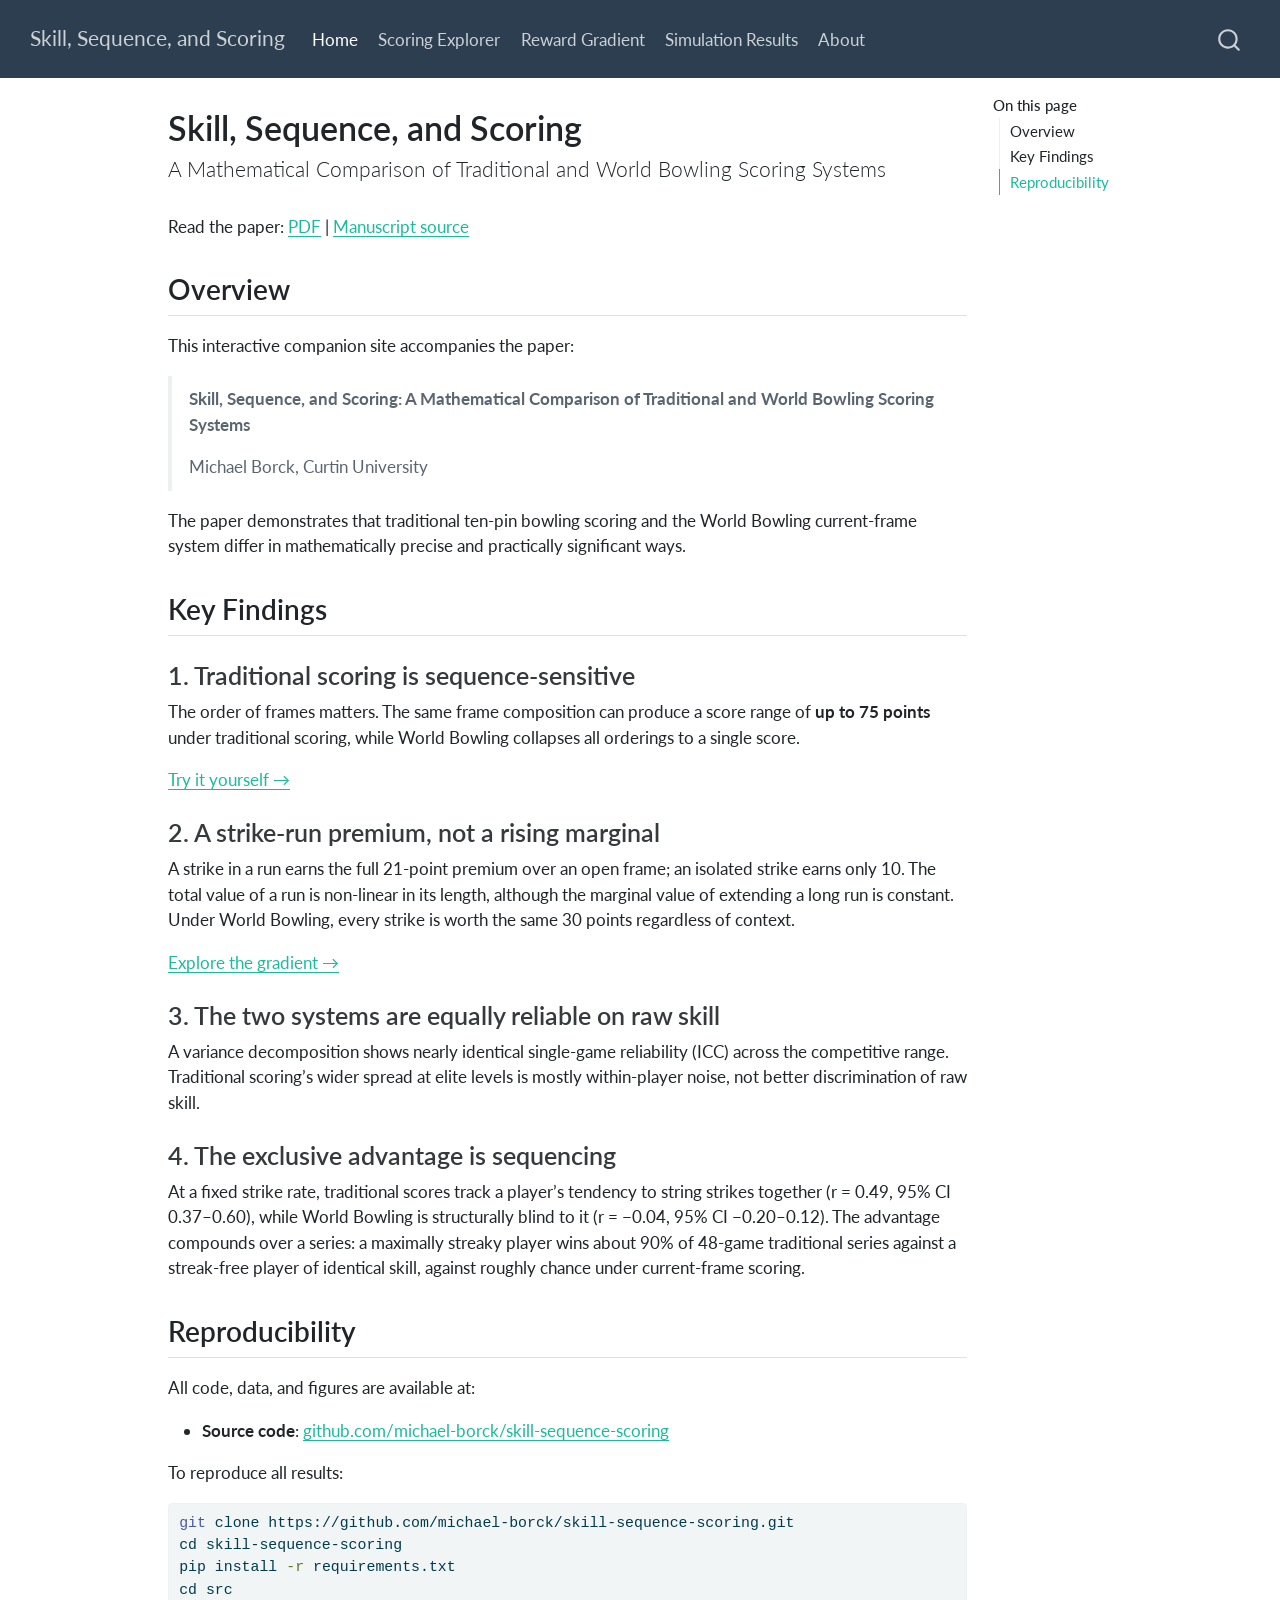
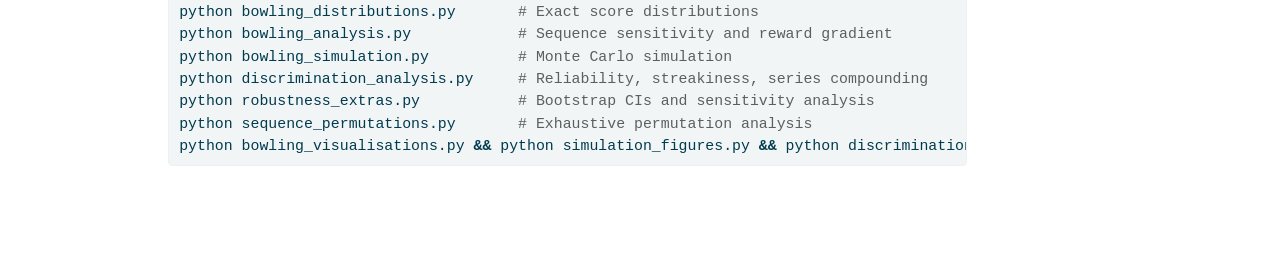
<file: docs/index.html>
<!DOCTYPE html>
<html xmlns="http://www.w3.org/1999/xhtml" lang="en" xml:lang="en"><head>

<meta charset="utf-8">
<meta name="generator" content="quarto-1.10.19">

<meta name="viewport" content="width=device-width, initial-scale=1.0, user-scalable=yes">


<title>Skill, Sequence, and Scoring</title>
<style>
/* Default styles provided by pandoc.
** See https://pandoc.org/MANUAL.html#variables-for-html for config info.
*/
span.smallcaps{font-variant: small-caps;}
div.columns{display: flex; gap: 1.5em;}
div.column{flex: auto;}
@media screen {
div.columns{gap: min(4vw, 1.5em);}
div.column{overflow-x: auto;}
}
div.hanging-indent{margin-left: 1.5em; text-indent: -1.5em;}
ul.task-list{list-style: none;}
ul.task-list li input[type="checkbox"] {
  width: 0.8em;
  margin: 0 0.8em 0.2em -1em; /* quarto-specific, see https://github.com/quarto-dev/quarto-cli/issues/4556 */ 
  vertical-align: middle;
}
/* CSS for syntax highlighting */
html { -webkit-text-size-adjust: 100%; }
pre > code.sourceCode { white-space: pre; position: relative; }
pre > code.sourceCode > span { display: inline-block; line-height: 1.25; }
pre > code.sourceCode > span:empty { height: 1.2em; }
.sourceCode { overflow: visible; }
code.sourceCode > span { color: inherit; text-decoration: inherit; }
div.sourceCode { margin: 1em 0; }
pre.sourceCode { margin: 0; }
@media screen {
div.sourceCode { overflow: auto; }
}
@media print {
pre > code.sourceCode { white-space: pre-wrap; }
pre > code.sourceCode > span { text-indent: -5em; padding-left: 5em; }
}
pre.numberSource code
  { counter-reset: source-line 0; }
pre.numberSource code > span
  { position: relative; left: -4em; counter-increment: source-line; }
pre.numberSource code > span > a:first-child::before
  { content: counter(source-line);
    position: relative; left: -1em; text-align: right; vertical-align: baseline;
    border: none; display: inline-block;
    -webkit-touch-callout: none; -webkit-user-select: none;
    -khtml-user-select: none; -moz-user-select: none;
    -ms-user-select: none; user-select: none;
    padding: 0 4px; width: 4em;
  }
pre.numberSource { margin-left: 3em;  padding-left: 4px; }
div.sourceCode
  {   }
@media screen {
pre > code.sourceCode > span > a:first-child::before { text-decoration: underline; }
}
</style>


<script src="site_libs/quarto-nav/quarto-nav.js"></script>
<script src="site_libs/quarto-nav/headroom.min.js"></script>
<script src="site_libs/clipboard/clipboard.min.js"></script>
<script src="site_libs/quarto-search/autocomplete.umd.js"></script>
<script src="site_libs/quarto-search/fuse.min.js"></script>
<script src="site_libs/quarto-search/quarto-search.js"></script>
<meta name="quarto:offset" content="./">
<link href="./favicon.svg" rel="icon" type="image/svg+xml">
<script src="site_libs/quarto-html/quarto.js" type="module"></script>
<script src="site_libs/quarto-html/tabsets/tabsets.js" type="module"></script>
<script src="site_libs/quarto-html/popper.min.js"></script>
<script src="site_libs/quarto-html/tippy.umd.min.js"></script>
<script src="site_libs/quarto-html/anchor.min.js"></script>
<link href="site_libs/quarto-html/tippy.css" rel="stylesheet">
<link href="site_libs/quarto-html/quarto-syntax-highlighting-bf27225e3a48a9273f3daa8f8e829971.css" rel="stylesheet" id="quarto-text-highlighting-styles">
<script src="site_libs/bootstrap/bootstrap.min.js"></script>
<link href="site_libs/bootstrap/bootstrap-icons.css" rel="stylesheet">
<link href="site_libs/bootstrap/bootstrap-9d96f532d65220ca877c0304385df42f.min.css" rel="stylesheet" append-hash="true" id="quarto-bootstrap" data-mode="light">
<script id="quarto-search-options" type="application/json">{
  "location": "navbar",
  "copy-button": false,
  "collapse-after": 3,
  "panel-placement": "end",
  "type": "overlay",
  "limit": 50,
  "keyboard-shortcut": [
    "f",
    "/",
    "s"
  ],
  "show-item-context": false,
  "language": {
    "search-no-results-text": "No results",
    "search-matching-documents-text": "matching documents",
    "search-copy-link-title": "Copy link to search",
    "search-hide-matches-text": "Hide additional matches",
    "search-more-match-text": "more match in this document",
    "search-more-matches-text": "more matches in this document",
    "search-clear-button-title": "Clear",
    "search-text-placeholder": "",
    "search-detached-cancel-button-title": "Cancel",
    "search-submit-button-title": "Submit",
    "search-label": "Search"
  }
}</script>


<link rel="stylesheet" href="styles.css">
</head>

<body class="nav-fixed quarto-light">

<div id="quarto-search-results"></div>
  <header id="quarto-header" class="headroom fixed-top">
    <nav class="navbar navbar-expand-lg " data-bs-theme="dark">
      <div class="navbar-container container-fluid">
      <div class="navbar-brand-container mx-auto">
    <a class="navbar-brand" href="./index.html">
    <span class="navbar-title">Skill, Sequence, and Scoring</span>
    </a>
  </div>
            <div id="quarto-search" class="" title="Search"></div>
          <button class="navbar-toggler" type="button" data-bs-toggle="collapse" data-bs-target="#navbarCollapse" aria-controls="navbarCollapse" role="menu" aria-expanded="false" aria-label="Toggle navigation" onclick="if (window.quartoToggleHeadroom) { window.quartoToggleHeadroom(); }">
  <span class="navbar-toggler-icon"></span>
</button>
          <div class="collapse navbar-collapse" id="navbarCollapse">
            <ul class="navbar-nav navbar-nav-scroll me-auto">
  <li class="nav-item">
    <a class="nav-link active" href="./index.html" aria-current="page"> 
<span class="menu-text">Home</span></a>
  </li>  
  <li class="nav-item">
    <a class="nav-link" href="./explorer.html"> 
<span class="menu-text">Scoring Explorer</span></a>
  </li>  
  <li class="nav-item">
    <a class="nav-link" href="./reward.html"> 
<span class="menu-text">Reward Gradient</span></a>
  </li>  
  <li class="nav-item">
    <a class="nav-link" href="./simulation.html"> 
<span class="menu-text">Simulation Results</span></a>
  </li>  
  <li class="nav-item">
    <a class="nav-link" href="./about.html"> 
<span class="menu-text">About</span></a>
  </li>  
</ul>
          </div> <!-- /navcollapse -->
            <div class="quarto-navbar-tools">
</div>
      </div> <!-- /container-fluid -->
    </nav>
</header>
<!-- content -->
<div id="quarto-content" class="quarto-container page-columns page-rows-contents page-layout-article page-navbar">
<!-- sidebar -->
<!-- margin-sidebar -->
    <div id="quarto-margin-sidebar" class="sidebar margin-sidebar">
        <nav id="TOC" role="doc-toc" class="toc-active">
    <h2 id="toc-title">On this page</h2>
   
  <ul>
  <li><a href="#overview" id="toc-overview" class="nav-link active" data-scroll-target="#overview">Overview</a></li>
  <li><a href="#key-findings" id="toc-key-findings" class="nav-link" data-scroll-target="#key-findings">Key Findings</a>
  <ul class="collapse">
  <li><a href="#traditional-scoring-is-sequence-sensitive" id="toc-traditional-scoring-is-sequence-sensitive" class="nav-link" data-scroll-target="#traditional-scoring-is-sequence-sensitive">1. Traditional scoring is sequence-sensitive</a></li>
  <li><a href="#a-strike-run-premium-not-a-rising-marginal" id="toc-a-strike-run-premium-not-a-rising-marginal" class="nav-link" data-scroll-target="#a-strike-run-premium-not-a-rising-marginal">2. A strike-run premium, not a rising marginal</a></li>
  <li><a href="#the-two-systems-are-equally-reliable-on-raw-skill" id="toc-the-two-systems-are-equally-reliable-on-raw-skill" class="nav-link" data-scroll-target="#the-two-systems-are-equally-reliable-on-raw-skill">3. The two systems are equally reliable on raw skill</a></li>
  <li><a href="#the-exclusive-advantage-is-sequencing" id="toc-the-exclusive-advantage-is-sequencing" class="nav-link" data-scroll-target="#the-exclusive-advantage-is-sequencing">4. The exclusive advantage is sequencing</a></li>
  </ul></li>
  <li><a href="#reproducibility" id="toc-reproducibility" class="nav-link" data-scroll-target="#reproducibility">Reproducibility</a></li>
  </ul>
</nav>
    </div>
<!-- main -->
<main class="content" id="quarto-document-content">

<header id="title-block-header" class="quarto-title-block default">
<div class="quarto-title">
<h1 class="title">Skill, Sequence, and Scoring</h1>
<p class="subtitle lead">A Mathematical Comparison of Traditional and World Bowling Scoring Systems</p>
</div>



<div class="quarto-title-meta">

    
  
    
  </div>
  


</header>


<p>Read the paper: <a href="https://github.com/michael-borck/skill-sequence-scoring/blob/main/paper/bowling_paper.pdf">PDF</a> | <a href="https://github.com/michael-borck/skill-sequence-scoring/blob/main/paper/bowling_paper.qmd">Manuscript source</a></p>
<section id="overview" class="level2">
<h2 class="anchored" data-anchor-id="overview">Overview</h2>
<p>This interactive companion site accompanies the paper:</p>
<blockquote class="blockquote">
<p><strong>Skill, Sequence, and Scoring: A Mathematical Comparison of Traditional and World Bowling Scoring Systems</strong></p>
<p>Michael Borck, Curtin University</p>
</blockquote>
<p>The paper demonstrates that traditional ten-pin bowling scoring and the World Bowling current-frame system differ in mathematically precise and practically significant ways.</p>
</section>
<section id="key-findings" class="level2">
<h2 class="anchored" data-anchor-id="key-findings">Key Findings</h2>
<section id="traditional-scoring-is-sequence-sensitive" class="level3">
<h3 class="anchored" data-anchor-id="traditional-scoring-is-sequence-sensitive">1. Traditional scoring is sequence-sensitive</h3>
<p>The order of frames matters. The same frame composition can produce a score range of <strong>up to 75 points</strong> under traditional scoring, while World Bowling collapses all orderings to a single score.</p>
<p><strong><a href="./explorer.html">Try it yourself →</a></strong></p>
</section>
<section id="a-strike-run-premium-not-a-rising-marginal" class="level3">
<h3 class="anchored" data-anchor-id="a-strike-run-premium-not-a-rising-marginal">2. A strike-run premium, not a rising marginal</h3>
<p>A strike in a run earns the full 21-point premium over an open frame; an isolated strike earns only 10. The total value of a run is non-linear in its length, although the marginal value of extending a long run is constant. Under World Bowling, every strike is worth the same 30 points regardless of context.</p>
<p><strong><a href="./reward.html">Explore the gradient →</a></strong></p>
</section>
<section id="the-two-systems-are-equally-reliable-on-raw-skill" class="level3">
<h3 class="anchored" data-anchor-id="the-two-systems-are-equally-reliable-on-raw-skill">3. The two systems are equally reliable on raw skill</h3>
<p>A variance decomposition shows nearly identical single-game reliability (ICC) across the competitive range. Traditional scoring’s wider spread at elite levels is mostly within-player noise, not better discrimination of raw skill.</p>
</section>
<section id="the-exclusive-advantage-is-sequencing" class="level3">
<h3 class="anchored" data-anchor-id="the-exclusive-advantage-is-sequencing">4. The exclusive advantage is sequencing</h3>
<p>At a fixed strike rate, traditional scores track a player’s tendency to string strikes together (r = 0.49, 95% CI 0.37–0.60), while World Bowling is structurally blind to it (r = −0.04, 95% CI −0.20–0.12). The advantage compounds over a series: a maximally streaky player wins about 90% of 48-game traditional series against a streak-free player of identical skill, against roughly chance under current-frame scoring.</p>
</section>
</section>
<section id="reproducibility" class="level2">
<h2 class="anchored" data-anchor-id="reproducibility">Reproducibility</h2>
<p>All code, data, and figures are available at:</p>
<ul>
<li><strong>Source code</strong>: <a href="https://github.com/michael-borck/skill-sequence-scoring">github.com/michael-borck/skill-sequence-scoring</a></li>
</ul>
<p>To reproduce all results:</p>
<div class="code-copy-outer-scaffold"><div class="sourceCode" id="cb1"><pre class="sourceCode bash code-with-copy"><code class="sourceCode bash"><span id="cb1-1"><a href="#cb1-1" aria-hidden="true" tabindex="-1"></a><span class="fu">git</span> clone https://github.com/michael-borck/skill-sequence-scoring.git</span>
<span id="cb1-2"><a href="#cb1-2" aria-hidden="true" tabindex="-1"></a><span class="bu">cd</span> skill-sequence-scoring</span>
<span id="cb1-3"><a href="#cb1-3" aria-hidden="true" tabindex="-1"></a><span class="ex">pip</span> install <span class="at">-r</span> requirements.txt</span>
<span id="cb1-4"><a href="#cb1-4" aria-hidden="true" tabindex="-1"></a><span class="bu">cd</span> src</span>
<span id="cb1-5"><a href="#cb1-5" aria-hidden="true" tabindex="-1"></a><span class="ex">python</span> bowling_distributions.py       <span class="co"># Exact score distributions</span></span>
<span id="cb1-6"><a href="#cb1-6" aria-hidden="true" tabindex="-1"></a><span class="ex">python</span> bowling_analysis.py            <span class="co"># Sequence sensitivity and reward gradient</span></span>
<span id="cb1-7"><a href="#cb1-7" aria-hidden="true" tabindex="-1"></a><span class="ex">python</span> bowling_simulation.py          <span class="co"># Monte Carlo simulation</span></span>
<span id="cb1-8"><a href="#cb1-8" aria-hidden="true" tabindex="-1"></a><span class="ex">python</span> discrimination_analysis.py     <span class="co"># Reliability, streakiness, series compounding</span></span>
<span id="cb1-9"><a href="#cb1-9" aria-hidden="true" tabindex="-1"></a><span class="ex">python</span> robustness_extras.py           <span class="co"># Bootstrap CIs and sensitivity analysis</span></span>
<span id="cb1-10"><a href="#cb1-10" aria-hidden="true" tabindex="-1"></a><span class="ex">python</span> sequence_permutations.py       <span class="co"># Exhaustive permutation analysis</span></span>
<span id="cb1-11"><a href="#cb1-11" aria-hidden="true" tabindex="-1"></a><span class="ex">python</span> bowling_visualisations.py <span class="kw">&amp;&amp;</span> <span class="ex">python</span> simulation_figures.py <span class="kw">&amp;&amp;</span> <span class="ex">python</span> discrimination_figures.py</span></code></pre></div><button title="Copy to Clipboard" class="code-copy-button"><i class="bi"></i></button></div>


</section>

</main> <!-- /main -->
<script id="quarto-html-after-body" type="application/javascript">
  window.document.addEventListener("DOMContentLoaded", function (event) {
    const icon = "";
    const anchorJS = new window.AnchorJS();
    anchorJS.options = {
      placement: 'right',
      icon: icon
    };
    anchorJS.add('.anchored');
    const isCodeAnnotation = (el) => {
      for (const clz of el.classList) {
        if (clz.startsWith('code-annotation-')) {                     
          return true;
        }
      }
      return false;
    }
    const onCopySuccess = function(e) {
      // button target
      const button = e.trigger;
      // don't keep focus
      button.blur();
      // flash "checked"
      button.classList.add('code-copy-button-checked');
      var currentTitle = button.getAttribute("title");
      button.setAttribute("title", "Copied!");
      let tooltip;
      if (window.bootstrap) {
        button.setAttribute("data-bs-toggle", "tooltip");
        button.setAttribute("data-bs-placement", "left");
        button.setAttribute("data-bs-title", "Copied!");
        tooltip = new bootstrap.Tooltip(button, 
          { trigger: "manual", 
            customClass: "code-copy-button-tooltip",
            offset: [0, -8]});
        tooltip.show();    
      }
      setTimeout(function() {
        if (tooltip) {
          tooltip.hide();
          button.removeAttribute("data-bs-title");
          button.removeAttribute("data-bs-toggle");
          button.removeAttribute("data-bs-placement");
        }
        button.setAttribute("title", currentTitle);
        button.classList.remove('code-copy-button-checked');
      }, 1000);
      // clear code selection
      e.clearSelection();
    }
    const getTextToCopy = function(trigger) {
      const outerScaffold = trigger.parentElement.cloneNode(true);
      const codeEl = outerScaffold.querySelector('code');
      for (const childEl of codeEl.children) {
        if (isCodeAnnotation(childEl)) {
          childEl.remove();
        }
      }
      return codeEl.innerText;
    }
    const clipboard = new window.ClipboardJS('.code-copy-button:not([data-in-quarto-modal])', {
      text: getTextToCopy
    });
    clipboard.on('success', onCopySuccess);
    if (window.document.getElementById('quarto-embedded-source-code-modal')) {
      const clipboardModal = new window.ClipboardJS('.code-copy-button[data-in-quarto-modal]', {
        text: getTextToCopy,
        container: window.document.getElementById('quarto-embedded-source-code-modal')
      });
      clipboardModal.on('success', onCopySuccess);
    }
      var localhostRegex = new RegExp(/^(?:http|https):\/\/localhost\:?[0-9]*\//);
      var mailtoRegex = new RegExp(/^mailto:/);
        var filterRegex = new RegExp('/' + window.location.host + '/');
      var isInternal = (href) => {
          return filterRegex.test(href) || localhostRegex.test(href) || mailtoRegex.test(href);
      }
      // Inspect non-navigation links and adorn them if external
     var links = window.document.querySelectorAll('a[href]:not(.nav-link):not(.navbar-brand):not(.toc-action):not(.sidebar-link):not(.sidebar-item-toggle):not(.pagination-link):not(.no-external):not([aria-hidden]):not(.dropdown-item):not(.quarto-navigation-tool):not(.about-link)');
      for (var i=0; i<links.length; i++) {
        const link = links[i];
        if (!isInternal(link.href)) {
          // undo the damage that might have been done by quarto-nav.js in the case of
          // links that we want to consider external
          if (link.dataset.originalHref !== undefined) {
            link.href = link.dataset.originalHref;
          }
        }
      }
    function tippyHover(el, contentFn, onTriggerFn, onUntriggerFn) {
      const config = {
        allowHTML: true,
        maxWidth: 500,
        delay: 100,
        arrow: false,
        appendTo: function(el) {
            return el.parentElement;
        },
        interactive: true,
        interactiveBorder: 10,
        theme: 'quarto',
        placement: 'bottom-start',
      };
      if (contentFn) {
        config.content = contentFn;
      }
      if (onTriggerFn) {
        config.onTrigger = onTriggerFn;
      }
      if (onUntriggerFn) {
        config.onUntrigger = onUntriggerFn;
      }
      window.tippy(el, config); 
    }
    const noterefs = window.document.querySelectorAll('a[role="doc-noteref"]');
    for (var i=0; i<noterefs.length; i++) {
      const ref = noterefs[i];
      tippyHover(ref, function() {
        // use id or data attribute instead here
        let href = ref.getAttribute('data-footnote-href') || ref.getAttribute('href');
        try { href = new URL(href).hash; } catch {}
        const id = href.replace(/^#\/?/, "");
        const note = window.document.getElementById(id);
        if (note) {
          return note.innerHTML;
        } else {
          return "";
        }
      });
    }
    const xrefs = window.document.querySelectorAll('a.quarto-xref');
    const processXRef = (id, note) => {
      // Strip column container classes
      const stripColumnClz = (el) => {
        el.classList.remove("page-full", "page-columns");
        if (el.children) {
          for (const child of el.children) {
            stripColumnClz(child);
          }
        }
      }
      stripColumnClz(note)
      if (id === null || id.startsWith('sec-')) {
        // Special case sections, only their first couple elements
        const container = document.createElement("div");
        if (note.children && note.children.length > 2) {
          container.appendChild(note.children[0].cloneNode(true));
          for (let i = 1; i < note.children.length; i++) {
            const child = note.children[i];
            if (child.tagName === "P" && child.innerText === "") {
              continue;
            } else {
              container.appendChild(child.cloneNode(true));
              break;
            }
          }
          if (window.Quarto?.typesetMath) {
            window.Quarto.typesetMath(container);
          }
          return container.innerHTML
        } else {
          if (window.Quarto?.typesetMath) {
            window.Quarto.typesetMath(note);
          }
          return note.innerHTML;
        }
      } else {
        // Remove any anchor links if they are present
        const anchorLink = note.querySelector('a.anchorjs-link');
        if (anchorLink) {
          anchorLink.remove();
        }
        if (window.Quarto?.typesetMath) {
          window.Quarto.typesetMath(note);
        }
        if (note.classList.contains("callout")) {
          return note.outerHTML;
        } else {
          return note.innerHTML;
        }
      }
    }
    for (var i=0; i<xrefs.length; i++) {
      const xref = xrefs[i];
      tippyHover(xref, undefined, function(instance) {
        instance.disable();
        let url = xref.getAttribute('href');
        let hash = undefined; 
        if (url.startsWith('#')) {
          hash = url;
        } else {
          try { hash = new URL(url).hash; } catch {}
        }
        if (hash) {
          const id = hash.replace(/^#\/?/, "");
          const note = window.document.getElementById(id);
          if (note !== null) {
            try {
              const html = processXRef(id, note.cloneNode(true));
              instance.setContent(html);
            } finally {
              instance.enable();
              instance.show();
            }
          } else {
            // See if we can fetch this
            fetch(url.split('#')[0])
            .then(res => res.text())
            .then(html => {
              const parser = new DOMParser();
              const htmlDoc = parser.parseFromString(html, "text/html");
              const note = htmlDoc.getElementById(id);
              if (note !== null) {
                const html = processXRef(id, note);
                instance.setContent(html);
              } 
            }).finally(() => {
              instance.enable();
              instance.show();
            });
          }
        } else {
          // See if we can fetch a full url (with no hash to target)
          // This is a special case and we should probably do some content thinning / targeting
          fetch(url)
          .then(res => res.text())
          .then(html => {
            const parser = new DOMParser();
            const htmlDoc = parser.parseFromString(html, "text/html");
            const note = htmlDoc.querySelector('main.content');
            if (note !== null) {
              // This should only happen for chapter cross references
              // (since there is no id in the URL)
              // remove the first header
              if (note.children.length > 0 && note.children[0].tagName === "HEADER") {
                note.children[0].remove();
              }
              const html = processXRef(null, note);
              instance.setContent(html);
            } 
          }).finally(() => {
            instance.enable();
            instance.show();
          });
        }
      }, function(instance) {
      });
    }
        let selectedAnnoteEl;
        const selectorForAnnotation = ( cell, annotation) => {
          let cellAttr = 'data-code-cell="' + cell + '"';
          let lineAttr = 'data-code-annotation="' +  annotation + '"';
          const selector = 'span[' + cellAttr + '][' + lineAttr + ']';
          return selector;
        }
        const selectCodeLines = (annoteEl) => {
          const doc = window.document;
          const targetCell = annoteEl.getAttribute("data-target-cell");
          const targetAnnotation = annoteEl.getAttribute("data-target-annotation");
          const annoteSpan = window.document.querySelector(selectorForAnnotation(targetCell, targetAnnotation));
          const lines = annoteSpan.getAttribute("data-code-lines").split(",");
          const lineIds = lines.map((line) => {
            return targetCell + "-" + line;
          })
          let top = null;
          let height = null;
          let parent = null;
          if (lineIds.length > 0) {
              //compute the position of the single el (top and bottom and make a div)
              const el = window.document.getElementById(lineIds[0]);
              top = el.offsetTop;
              height = el.offsetHeight;
              parent = el.parentElement.parentElement;
            if (lineIds.length > 1) {
              const lastEl = window.document.getElementById(lineIds[lineIds.length - 1]);
              const bottom = lastEl.offsetTop + lastEl.offsetHeight;
              height = bottom - top;
            }
            if (top !== null && height !== null && parent !== null) {
              // cook up a div (if necessary) and position it 
              let div = window.document.getElementById("code-annotation-line-highlight");
              if (div === null) {
                div = window.document.createElement("div");
                div.setAttribute("id", "code-annotation-line-highlight");
                div.style.position = 'absolute';
                parent.appendChild(div);
              }
              div.style.top = top - 2 + "px";
              div.style.height = height + 4 + "px";
              div.style.left = 0;
              let gutterDiv = window.document.getElementById("code-annotation-line-highlight-gutter");
              if (gutterDiv === null) {
                gutterDiv = window.document.createElement("div");
                gutterDiv.setAttribute("id", "code-annotation-line-highlight-gutter");
                gutterDiv.style.position = 'absolute';
                const codeCell = window.document.getElementById(targetCell);
                const gutter = codeCell.querySelector('.code-annotation-gutter');
                gutter.appendChild(gutterDiv);
              }
              gutterDiv.style.top = top - 2 + "px";
              gutterDiv.style.height = height + 4 + "px";
            }
            selectedAnnoteEl = annoteEl;
          }
        };
        const unselectCodeLines = () => {
          const elementsIds = ["code-annotation-line-highlight", "code-annotation-line-highlight-gutter"];
          elementsIds.forEach((elId) => {
            const div = window.document.getElementById(elId);
            if (div) {
              div.remove();
            }
          });
          selectedAnnoteEl = undefined;
        };
          // Handle positioning of the toggle
      window.addEventListener(
        "resize",
        throttle(() => {
          elRect = undefined;
          if (selectedAnnoteEl) {
            selectCodeLines(selectedAnnoteEl);
          }
        }, 10)
      );
      function throttle(fn, ms) {
      let throttle = false;
      let timer;
        return (...args) => {
          if(!throttle) { // first call gets through
              fn.apply(this, args);
              throttle = true;
          } else { // all the others get throttled
              if(timer) clearTimeout(timer); // cancel #2
              timer = setTimeout(() => {
                fn.apply(this, args);
                timer = throttle = false;
              }, ms);
          }
        };
      }
        // Attach click handler to the DT
        const annoteDls = window.document.querySelectorAll('dt[data-target-cell]');
        for (const annoteDlNode of annoteDls) {
          annoteDlNode.addEventListener('click', (event) => {
            const clickedEl = event.target;
            if (clickedEl !== selectedAnnoteEl) {
              unselectCodeLines();
              const activeEl = window.document.querySelector('dt[data-target-cell].code-annotation-active');
              if (activeEl) {
                activeEl.classList.remove('code-annotation-active');
              }
              selectCodeLines(clickedEl);
              clickedEl.classList.add('code-annotation-active');
            } else {
              // Unselect the line
              unselectCodeLines();
              clickedEl.classList.remove('code-annotation-active');
            }
          });
        }
    const findCites = (el) => {
      const parentEl = el.parentElement;
      if (parentEl) {
        const cites = parentEl.dataset.cites;
        if (cites) {
          return {
            el,
            cites: cites.split(' ')
          };
        } else {
          return findCites(el.parentElement)
        }
      } else {
        return undefined;
      }
    };
    var bibliorefs = window.document.querySelectorAll('a[role="doc-biblioref"]');
    for (var i=0; i<bibliorefs.length; i++) {
      const ref = bibliorefs[i];
      const citeInfo = findCites(ref);
      if (citeInfo) {
        tippyHover(citeInfo.el, function() {
          var popup = window.document.createElement('div');
          citeInfo.cites.forEach(function(cite) {
            var citeDiv = window.document.createElement('div');
            citeDiv.classList.add('hanging-indent');
            citeDiv.classList.add('csl-entry');
            var biblioDiv = window.document.getElementById('ref-' + cite);
            if (biblioDiv) {
              citeDiv.innerHTML = biblioDiv.innerHTML;
            }
            popup.appendChild(citeDiv);
          });
          return popup.innerHTML;
        });
      }
    }
  });
  </script>
</div> <!-- /content -->




</body></html>
</file>
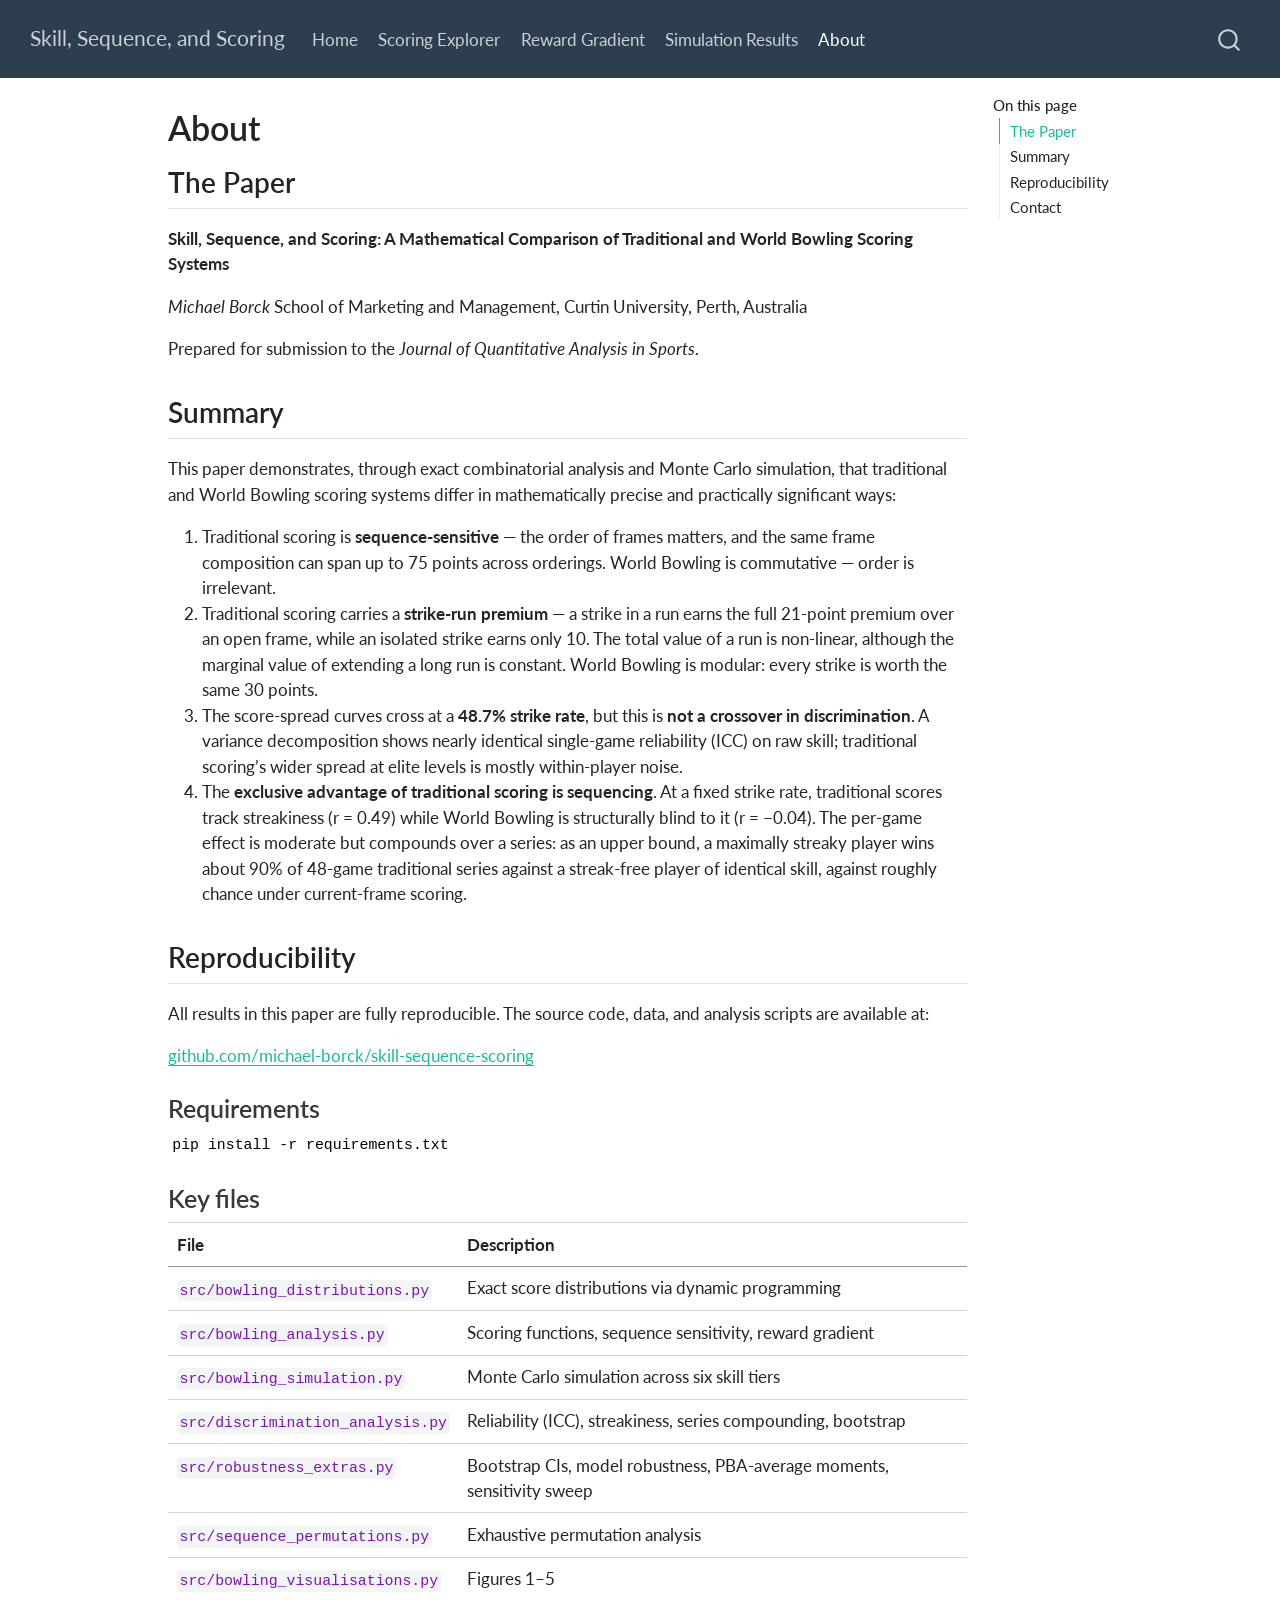
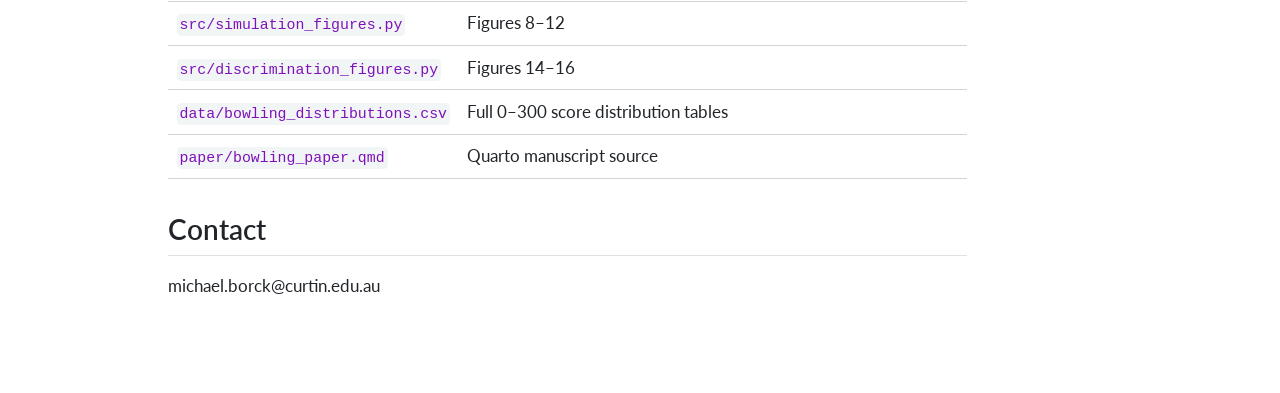
<file: docs/about.html>
<!DOCTYPE html>
<html xmlns="http://www.w3.org/1999/xhtml" lang="en" xml:lang="en"><head>

<meta charset="utf-8">
<meta name="generator" content="quarto-1.10.19">

<meta name="viewport" content="width=device-width, initial-scale=1.0, user-scalable=yes">


<title>About – Skill, Sequence, and Scoring</title>
<style>
/* Default styles provided by pandoc.
** See https://pandoc.org/MANUAL.html#variables-for-html for config info.
*/
span.smallcaps{font-variant: small-caps;}
div.columns{display: flex; gap: 1.5em;}
div.column{flex: auto;}
@media screen {
div.columns{gap: min(4vw, 1.5em);}
div.column{overflow-x: auto;}
}
div.hanging-indent{margin-left: 1.5em; text-indent: -1.5em;}
ul.task-list{list-style: none;}
ul.task-list li input[type="checkbox"] {
  width: 0.8em;
  margin: 0 0.8em 0.2em -1em; /* quarto-specific, see https://github.com/quarto-dev/quarto-cli/issues/4556 */ 
  vertical-align: middle;
}
</style>


<script src="site_libs/quarto-nav/quarto-nav.js"></script>
<script src="site_libs/quarto-nav/headroom.min.js"></script>
<script src="site_libs/clipboard/clipboard.min.js"></script>
<script src="site_libs/quarto-search/autocomplete.umd.js"></script>
<script src="site_libs/quarto-search/fuse.min.js"></script>
<script src="site_libs/quarto-search/quarto-search.js"></script>
<meta name="quarto:offset" content="./">
<link href="./favicon.svg" rel="icon" type="image/svg+xml">
<script src="site_libs/quarto-html/quarto.js" type="module"></script>
<script src="site_libs/quarto-html/tabsets/tabsets.js" type="module"></script>
<script src="site_libs/quarto-html/popper.min.js"></script>
<script src="site_libs/quarto-html/tippy.umd.min.js"></script>
<script src="site_libs/quarto-html/anchor.min.js"></script>
<link href="site_libs/quarto-html/tippy.css" rel="stylesheet">
<link href="site_libs/quarto-html/quarto-syntax-highlighting-bf27225e3a48a9273f3daa8f8e829971.css" rel="stylesheet" id="quarto-text-highlighting-styles">
<script src="site_libs/bootstrap/bootstrap.min.js"></script>
<link href="site_libs/bootstrap/bootstrap-icons.css" rel="stylesheet">
<link href="site_libs/bootstrap/bootstrap-9d96f532d65220ca877c0304385df42f.min.css" rel="stylesheet" append-hash="true" id="quarto-bootstrap" data-mode="light">
<script id="quarto-search-options" type="application/json">{
  "location": "navbar",
  "copy-button": false,
  "collapse-after": 3,
  "panel-placement": "end",
  "type": "overlay",
  "limit": 50,
  "keyboard-shortcut": [
    "f",
    "/",
    "s"
  ],
  "show-item-context": false,
  "language": {
    "search-no-results-text": "No results",
    "search-matching-documents-text": "matching documents",
    "search-copy-link-title": "Copy link to search",
    "search-hide-matches-text": "Hide additional matches",
    "search-more-match-text": "more match in this document",
    "search-more-matches-text": "more matches in this document",
    "search-clear-button-title": "Clear",
    "search-text-placeholder": "",
    "search-detached-cancel-button-title": "Cancel",
    "search-submit-button-title": "Submit",
    "search-label": "Search"
  }
}</script>


<link rel="stylesheet" href="styles.css">
</head>

<body class="nav-fixed quarto-light">

<div id="quarto-search-results"></div>
  <header id="quarto-header" class="headroom fixed-top">
    <nav class="navbar navbar-expand-lg " data-bs-theme="dark">
      <div class="navbar-container container-fluid">
      <div class="navbar-brand-container mx-auto">
    <a class="navbar-brand" href="./index.html">
    <span class="navbar-title">Skill, Sequence, and Scoring</span>
    </a>
  </div>
            <div id="quarto-search" class="" title="Search"></div>
          <button class="navbar-toggler" type="button" data-bs-toggle="collapse" data-bs-target="#navbarCollapse" aria-controls="navbarCollapse" role="menu" aria-expanded="false" aria-label="Toggle navigation" onclick="if (window.quartoToggleHeadroom) { window.quartoToggleHeadroom(); }">
  <span class="navbar-toggler-icon"></span>
</button>
          <div class="collapse navbar-collapse" id="navbarCollapse">
            <ul class="navbar-nav navbar-nav-scroll me-auto">
  <li class="nav-item">
    <a class="nav-link" href="./index.html"> 
<span class="menu-text">Home</span></a>
  </li>  
  <li class="nav-item">
    <a class="nav-link" href="./explorer.html"> 
<span class="menu-text">Scoring Explorer</span></a>
  </li>  
  <li class="nav-item">
    <a class="nav-link" href="./reward.html"> 
<span class="menu-text">Reward Gradient</span></a>
  </li>  
  <li class="nav-item">
    <a class="nav-link" href="./simulation.html"> 
<span class="menu-text">Simulation Results</span></a>
  </li>  
  <li class="nav-item">
    <a class="nav-link active" href="./about.html" aria-current="page"> 
<span class="menu-text">About</span></a>
  </li>  
</ul>
          </div> <!-- /navcollapse -->
            <div class="quarto-navbar-tools">
</div>
      </div> <!-- /container-fluid -->
    </nav>
</header>
<!-- content -->
<div id="quarto-content" class="quarto-container page-columns page-rows-contents page-layout-article page-navbar">
<!-- sidebar -->
<!-- margin-sidebar -->
    <div id="quarto-margin-sidebar" class="sidebar margin-sidebar">
        <nav id="TOC" role="doc-toc" class="toc-active">
    <h2 id="toc-title">On this page</h2>
   
  <ul>
  <li><a href="#the-paper" id="toc-the-paper" class="nav-link active" data-scroll-target="#the-paper">The Paper</a></li>
  <li><a href="#summary" id="toc-summary" class="nav-link" data-scroll-target="#summary">Summary</a></li>
  <li><a href="#reproducibility" id="toc-reproducibility" class="nav-link" data-scroll-target="#reproducibility">Reproducibility</a>
  <ul class="collapse">
  <li><a href="#requirements" id="toc-requirements" class="nav-link" data-scroll-target="#requirements">Requirements</a></li>
  <li><a href="#key-files" id="toc-key-files" class="nav-link" data-scroll-target="#key-files">Key files</a></li>
  </ul></li>
  <li><a href="#contact" id="toc-contact" class="nav-link" data-scroll-target="#contact">Contact</a></li>
  </ul>
</nav>
    </div>
<!-- main -->
<main class="content" id="quarto-document-content">

<header id="title-block-header" class="quarto-title-block default">
<div class="quarto-title">
<h1 class="title">About</h1>
</div>



<div class="quarto-title-meta">

    
  
    
  </div>
  


</header>


<section id="the-paper" class="level2">
<h2 class="anchored" data-anchor-id="the-paper">The Paper</h2>
<p><strong>Skill, Sequence, and Scoring: A Mathematical Comparison of Traditional and World Bowling Scoring Systems</strong></p>
<p><em>Michael Borck</em> School of Marketing and Management, Curtin University, Perth, Australia</p>
<p>Prepared for submission to the <em>Journal of Quantitative Analysis in Sports</em>.</p>
</section>
<section id="summary" class="level2">
<h2 class="anchored" data-anchor-id="summary">Summary</h2>
<p>This paper demonstrates, through exact combinatorial analysis and Monte Carlo simulation, that traditional and World Bowling scoring systems differ in mathematically precise and practically significant ways:</p>
<ol type="1">
<li>Traditional scoring is <strong>sequence-sensitive</strong> — the order of frames matters, and the same frame composition can span up to 75 points across orderings. World Bowling is commutative — order is irrelevant.</li>
<li>Traditional scoring carries a <strong>strike-run premium</strong> — a strike in a run earns the full 21-point premium over an open frame, while an isolated strike earns only 10. The total value of a run is non-linear, although the marginal value of extending a long run is constant. World Bowling is modular: every strike is worth the same 30 points.</li>
<li>The score-spread curves cross at a <strong>48.7% strike rate</strong>, but this is <strong>not a crossover in discrimination</strong>. A variance decomposition shows nearly identical single-game reliability (ICC) on raw skill; traditional scoring’s wider spread at elite levels is mostly within-player noise.</li>
<li>The <strong>exclusive advantage of traditional scoring is sequencing</strong>. At a fixed strike rate, traditional scores track streakiness (r = 0.49) while World Bowling is structurally blind to it (r = −0.04). The per-game effect is moderate but compounds over a series: as an upper bound, a maximally streaky player wins about 90% of 48-game traditional series against a streak-free player of identical skill, against roughly chance under current-frame scoring.</li>
</ol>
</section>
<section id="reproducibility" class="level2">
<h2 class="anchored" data-anchor-id="reproducibility">Reproducibility</h2>
<p>All results in this paper are fully reproducible. The source code, data, and analysis scripts are available at:</p>
<p><strong><a href="https://github.com/michael-borck/skill-sequence-scoring">github.com/michael-borck/skill-sequence-scoring</a></strong></p>
<section id="requirements" class="level3">
<h3 class="anchored" data-anchor-id="requirements">Requirements</h3>
<pre><code>pip install -r requirements.txt</code></pre>
</section>
<section id="key-files" class="level3">
<h3 class="anchored" data-anchor-id="key-files">Key files</h3>
<table class="caption-top table">
<colgroup>
<col style="width: 31%">
<col style="width: 68%">
</colgroup>
<thead>
<tr class="header">
<th>File</th>
<th>Description</th>
</tr>
</thead>
<tbody>
<tr class="odd">
<td><code>src/bowling_distributions.py</code></td>
<td>Exact score distributions via dynamic programming</td>
</tr>
<tr class="even">
<td><code>src/bowling_analysis.py</code></td>
<td>Scoring functions, sequence sensitivity, reward gradient</td>
</tr>
<tr class="odd">
<td><code>src/bowling_simulation.py</code></td>
<td>Monte Carlo simulation across six skill tiers</td>
</tr>
<tr class="even">
<td><code>src/discrimination_analysis.py</code></td>
<td>Reliability (ICC), streakiness, series compounding, bootstrap</td>
</tr>
<tr class="odd">
<td><code>src/robustness_extras.py</code></td>
<td>Bootstrap CIs, model robustness, PBA-average moments, sensitivity sweep</td>
</tr>
<tr class="even">
<td><code>src/sequence_permutations.py</code></td>
<td>Exhaustive permutation analysis</td>
</tr>
<tr class="odd">
<td><code>src/bowling_visualisations.py</code></td>
<td>Figures 1–5</td>
</tr>
<tr class="even">
<td><code>src/simulation_figures.py</code></td>
<td>Figures 8–12</td>
</tr>
<tr class="odd">
<td><code>src/discrimination_figures.py</code></td>
<td>Figures 14–16</td>
</tr>
<tr class="even">
<td><code>data/bowling_distributions.csv</code></td>
<td>Full 0–300 score distribution tables</td>
</tr>
<tr class="odd">
<td><code>paper/bowling_paper.qmd</code></td>
<td>Quarto manuscript source</td>
</tr>
</tbody>
</table>
</section>
</section>
<section id="contact" class="level2">
<h2 class="anchored" data-anchor-id="contact">Contact</h2>
<p>michael.borck@curtin.edu.au</p>


</section>

</main> <!-- /main -->
<script id="quarto-html-after-body" type="application/javascript">
  window.document.addEventListener("DOMContentLoaded", function (event) {
    const icon = "";
    const anchorJS = new window.AnchorJS();
    anchorJS.options = {
      placement: 'right',
      icon: icon
    };
    anchorJS.add('.anchored');
    const isCodeAnnotation = (el) => {
      for (const clz of el.classList) {
        if (clz.startsWith('code-annotation-')) {                     
          return true;
        }
      }
      return false;
    }
    const onCopySuccess = function(e) {
      // button target
      const button = e.trigger;
      // don't keep focus
      button.blur();
      // flash "checked"
      button.classList.add('code-copy-button-checked');
      var currentTitle = button.getAttribute("title");
      button.setAttribute("title", "Copied!");
      let tooltip;
      if (window.bootstrap) {
        button.setAttribute("data-bs-toggle", "tooltip");
        button.setAttribute("data-bs-placement", "left");
        button.setAttribute("data-bs-title", "Copied!");
        tooltip = new bootstrap.Tooltip(button, 
          { trigger: "manual", 
            customClass: "code-copy-button-tooltip",
            offset: [0, -8]});
        tooltip.show();    
      }
      setTimeout(function() {
        if (tooltip) {
          tooltip.hide();
          button.removeAttribute("data-bs-title");
          button.removeAttribute("data-bs-toggle");
          button.removeAttribute("data-bs-placement");
        }
        button.setAttribute("title", currentTitle);
        button.classList.remove('code-copy-button-checked');
      }, 1000);
      // clear code selection
      e.clearSelection();
    }
    const getTextToCopy = function(trigger) {
      const outerScaffold = trigger.parentElement.cloneNode(true);
      const codeEl = outerScaffold.querySelector('code');
      for (const childEl of codeEl.children) {
        if (isCodeAnnotation(childEl)) {
          childEl.remove();
        }
      }
      return codeEl.innerText;
    }
    const clipboard = new window.ClipboardJS('.code-copy-button:not([data-in-quarto-modal])', {
      text: getTextToCopy
    });
    clipboard.on('success', onCopySuccess);
    if (window.document.getElementById('quarto-embedded-source-code-modal')) {
      const clipboardModal = new window.ClipboardJS('.code-copy-button[data-in-quarto-modal]', {
        text: getTextToCopy,
        container: window.document.getElementById('quarto-embedded-source-code-modal')
      });
      clipboardModal.on('success', onCopySuccess);
    }
      var localhostRegex = new RegExp(/^(?:http|https):\/\/localhost\:?[0-9]*\//);
      var mailtoRegex = new RegExp(/^mailto:/);
        var filterRegex = new RegExp('/' + window.location.host + '/');
      var isInternal = (href) => {
          return filterRegex.test(href) || localhostRegex.test(href) || mailtoRegex.test(href);
      }
      // Inspect non-navigation links and adorn them if external
     var links = window.document.querySelectorAll('a[href]:not(.nav-link):not(.navbar-brand):not(.toc-action):not(.sidebar-link):not(.sidebar-item-toggle):not(.pagination-link):not(.no-external):not([aria-hidden]):not(.dropdown-item):not(.quarto-navigation-tool):not(.about-link)');
      for (var i=0; i<links.length; i++) {
        const link = links[i];
        if (!isInternal(link.href)) {
          // undo the damage that might have been done by quarto-nav.js in the case of
          // links that we want to consider external
          if (link.dataset.originalHref !== undefined) {
            link.href = link.dataset.originalHref;
          }
        }
      }
    function tippyHover(el, contentFn, onTriggerFn, onUntriggerFn) {
      const config = {
        allowHTML: true,
        maxWidth: 500,
        delay: 100,
        arrow: false,
        appendTo: function(el) {
            return el.parentElement;
        },
        interactive: true,
        interactiveBorder: 10,
        theme: 'quarto',
        placement: 'bottom-start',
      };
      if (contentFn) {
        config.content = contentFn;
      }
      if (onTriggerFn) {
        config.onTrigger = onTriggerFn;
      }
      if (onUntriggerFn) {
        config.onUntrigger = onUntriggerFn;
      }
      window.tippy(el, config); 
    }
    const noterefs = window.document.querySelectorAll('a[role="doc-noteref"]');
    for (var i=0; i<noterefs.length; i++) {
      const ref = noterefs[i];
      tippyHover(ref, function() {
        // use id or data attribute instead here
        let href = ref.getAttribute('data-footnote-href') || ref.getAttribute('href');
        try { href = new URL(href).hash; } catch {}
        const id = href.replace(/^#\/?/, "");
        const note = window.document.getElementById(id);
        if (note) {
          return note.innerHTML;
        } else {
          return "";
        }
      });
    }
    const xrefs = window.document.querySelectorAll('a.quarto-xref');
    const processXRef = (id, note) => {
      // Strip column container classes
      const stripColumnClz = (el) => {
        el.classList.remove("page-full", "page-columns");
        if (el.children) {
          for (const child of el.children) {
            stripColumnClz(child);
          }
        }
      }
      stripColumnClz(note)
      if (id === null || id.startsWith('sec-')) {
        // Special case sections, only their first couple elements
        const container = document.createElement("div");
        if (note.children && note.children.length > 2) {
          container.appendChild(note.children[0].cloneNode(true));
          for (let i = 1; i < note.children.length; i++) {
            const child = note.children[i];
            if (child.tagName === "P" && child.innerText === "") {
              continue;
            } else {
              container.appendChild(child.cloneNode(true));
              break;
            }
          }
          if (window.Quarto?.typesetMath) {
            window.Quarto.typesetMath(container);
          }
          return container.innerHTML
        } else {
          if (window.Quarto?.typesetMath) {
            window.Quarto.typesetMath(note);
          }
          return note.innerHTML;
        }
      } else {
        // Remove any anchor links if they are present
        const anchorLink = note.querySelector('a.anchorjs-link');
        if (anchorLink) {
          anchorLink.remove();
        }
        if (window.Quarto?.typesetMath) {
          window.Quarto.typesetMath(note);
        }
        if (note.classList.contains("callout")) {
          return note.outerHTML;
        } else {
          return note.innerHTML;
        }
      }
    }
    for (var i=0; i<xrefs.length; i++) {
      const xref = xrefs[i];
      tippyHover(xref, undefined, function(instance) {
        instance.disable();
        let url = xref.getAttribute('href');
        let hash = undefined; 
        if (url.startsWith('#')) {
          hash = url;
        } else {
          try { hash = new URL(url).hash; } catch {}
        }
        if (hash) {
          const id = hash.replace(/^#\/?/, "");
          const note = window.document.getElementById(id);
          if (note !== null) {
            try {
              const html = processXRef(id, note.cloneNode(true));
              instance.setContent(html);
            } finally {
              instance.enable();
              instance.show();
            }
          } else {
            // See if we can fetch this
            fetch(url.split('#')[0])
            .then(res => res.text())
            .then(html => {
              const parser = new DOMParser();
              const htmlDoc = parser.parseFromString(html, "text/html");
              const note = htmlDoc.getElementById(id);
              if (note !== null) {
                const html = processXRef(id, note);
                instance.setContent(html);
              } 
            }).finally(() => {
              instance.enable();
              instance.show();
            });
          }
        } else {
          // See if we can fetch a full url (with no hash to target)
          // This is a special case and we should probably do some content thinning / targeting
          fetch(url)
          .then(res => res.text())
          .then(html => {
            const parser = new DOMParser();
            const htmlDoc = parser.parseFromString(html, "text/html");
            const note = htmlDoc.querySelector('main.content');
            if (note !== null) {
              // This should only happen for chapter cross references
              // (since there is no id in the URL)
              // remove the first header
              if (note.children.length > 0 && note.children[0].tagName === "HEADER") {
                note.children[0].remove();
              }
              const html = processXRef(null, note);
              instance.setContent(html);
            } 
          }).finally(() => {
            instance.enable();
            instance.show();
          });
        }
      }, function(instance) {
      });
    }
        let selectedAnnoteEl;
        const selectorForAnnotation = ( cell, annotation) => {
          let cellAttr = 'data-code-cell="' + cell + '"';
          let lineAttr = 'data-code-annotation="' +  annotation + '"';
          const selector = 'span[' + cellAttr + '][' + lineAttr + ']';
          return selector;
        }
        const selectCodeLines = (annoteEl) => {
          const doc = window.document;
          const targetCell = annoteEl.getAttribute("data-target-cell");
          const targetAnnotation = annoteEl.getAttribute("data-target-annotation");
          const annoteSpan = window.document.querySelector(selectorForAnnotation(targetCell, targetAnnotation));
          const lines = annoteSpan.getAttribute("data-code-lines").split(",");
          const lineIds = lines.map((line) => {
            return targetCell + "-" + line;
          })
          let top = null;
          let height = null;
          let parent = null;
          if (lineIds.length > 0) {
              //compute the position of the single el (top and bottom and make a div)
              const el = window.document.getElementById(lineIds[0]);
              top = el.offsetTop;
              height = el.offsetHeight;
              parent = el.parentElement.parentElement;
            if (lineIds.length > 1) {
              const lastEl = window.document.getElementById(lineIds[lineIds.length - 1]);
              const bottom = lastEl.offsetTop + lastEl.offsetHeight;
              height = bottom - top;
            }
            if (top !== null && height !== null && parent !== null) {
              // cook up a div (if necessary) and position it 
              let div = window.document.getElementById("code-annotation-line-highlight");
              if (div === null) {
                div = window.document.createElement("div");
                div.setAttribute("id", "code-annotation-line-highlight");
                div.style.position = 'absolute';
                parent.appendChild(div);
              }
              div.style.top = top - 2 + "px";
              div.style.height = height + 4 + "px";
              div.style.left = 0;
              let gutterDiv = window.document.getElementById("code-annotation-line-highlight-gutter");
              if (gutterDiv === null) {
                gutterDiv = window.document.createElement("div");
                gutterDiv.setAttribute("id", "code-annotation-line-highlight-gutter");
                gutterDiv.style.position = 'absolute';
                const codeCell = window.document.getElementById(targetCell);
                const gutter = codeCell.querySelector('.code-annotation-gutter');
                gutter.appendChild(gutterDiv);
              }
              gutterDiv.style.top = top - 2 + "px";
              gutterDiv.style.height = height + 4 + "px";
            }
            selectedAnnoteEl = annoteEl;
          }
        };
        const unselectCodeLines = () => {
          const elementsIds = ["code-annotation-line-highlight", "code-annotation-line-highlight-gutter"];
          elementsIds.forEach((elId) => {
            const div = window.document.getElementById(elId);
            if (div) {
              div.remove();
            }
          });
          selectedAnnoteEl = undefined;
        };
          // Handle positioning of the toggle
      window.addEventListener(
        "resize",
        throttle(() => {
          elRect = undefined;
          if (selectedAnnoteEl) {
            selectCodeLines(selectedAnnoteEl);
          }
        }, 10)
      );
      function throttle(fn, ms) {
      let throttle = false;
      let timer;
        return (...args) => {
          if(!throttle) { // first call gets through
              fn.apply(this, args);
              throttle = true;
          } else { // all the others get throttled
              if(timer) clearTimeout(timer); // cancel #2
              timer = setTimeout(() => {
                fn.apply(this, args);
                timer = throttle = false;
              }, ms);
          }
        };
      }
        // Attach click handler to the DT
        const annoteDls = window.document.querySelectorAll('dt[data-target-cell]');
        for (const annoteDlNode of annoteDls) {
          annoteDlNode.addEventListener('click', (event) => {
            const clickedEl = event.target;
            if (clickedEl !== selectedAnnoteEl) {
              unselectCodeLines();
              const activeEl = window.document.querySelector('dt[data-target-cell].code-annotation-active');
              if (activeEl) {
                activeEl.classList.remove('code-annotation-active');
              }
              selectCodeLines(clickedEl);
              clickedEl.classList.add('code-annotation-active');
            } else {
              // Unselect the line
              unselectCodeLines();
              clickedEl.classList.remove('code-annotation-active');
            }
          });
        }
    const findCites = (el) => {
      const parentEl = el.parentElement;
      if (parentEl) {
        const cites = parentEl.dataset.cites;
        if (cites) {
          return {
            el,
            cites: cites.split(' ')
          };
        } else {
          return findCites(el.parentElement)
        }
      } else {
        return undefined;
      }
    };
    var bibliorefs = window.document.querySelectorAll('a[role="doc-biblioref"]');
    for (var i=0; i<bibliorefs.length; i++) {
      const ref = bibliorefs[i];
      const citeInfo = findCites(ref);
      if (citeInfo) {
        tippyHover(citeInfo.el, function() {
          var popup = window.document.createElement('div');
          citeInfo.cites.forEach(function(cite) {
            var citeDiv = window.document.createElement('div');
            citeDiv.classList.add('hanging-indent');
            citeDiv.classList.add('csl-entry');
            var biblioDiv = window.document.getElementById('ref-' + cite);
            if (biblioDiv) {
              citeDiv.innerHTML = biblioDiv.innerHTML;
            }
            popup.appendChild(citeDiv);
          });
          return popup.innerHTML;
        });
      }
    }
  });
  </script>
</div> <!-- /content -->




</body></html>
</file>
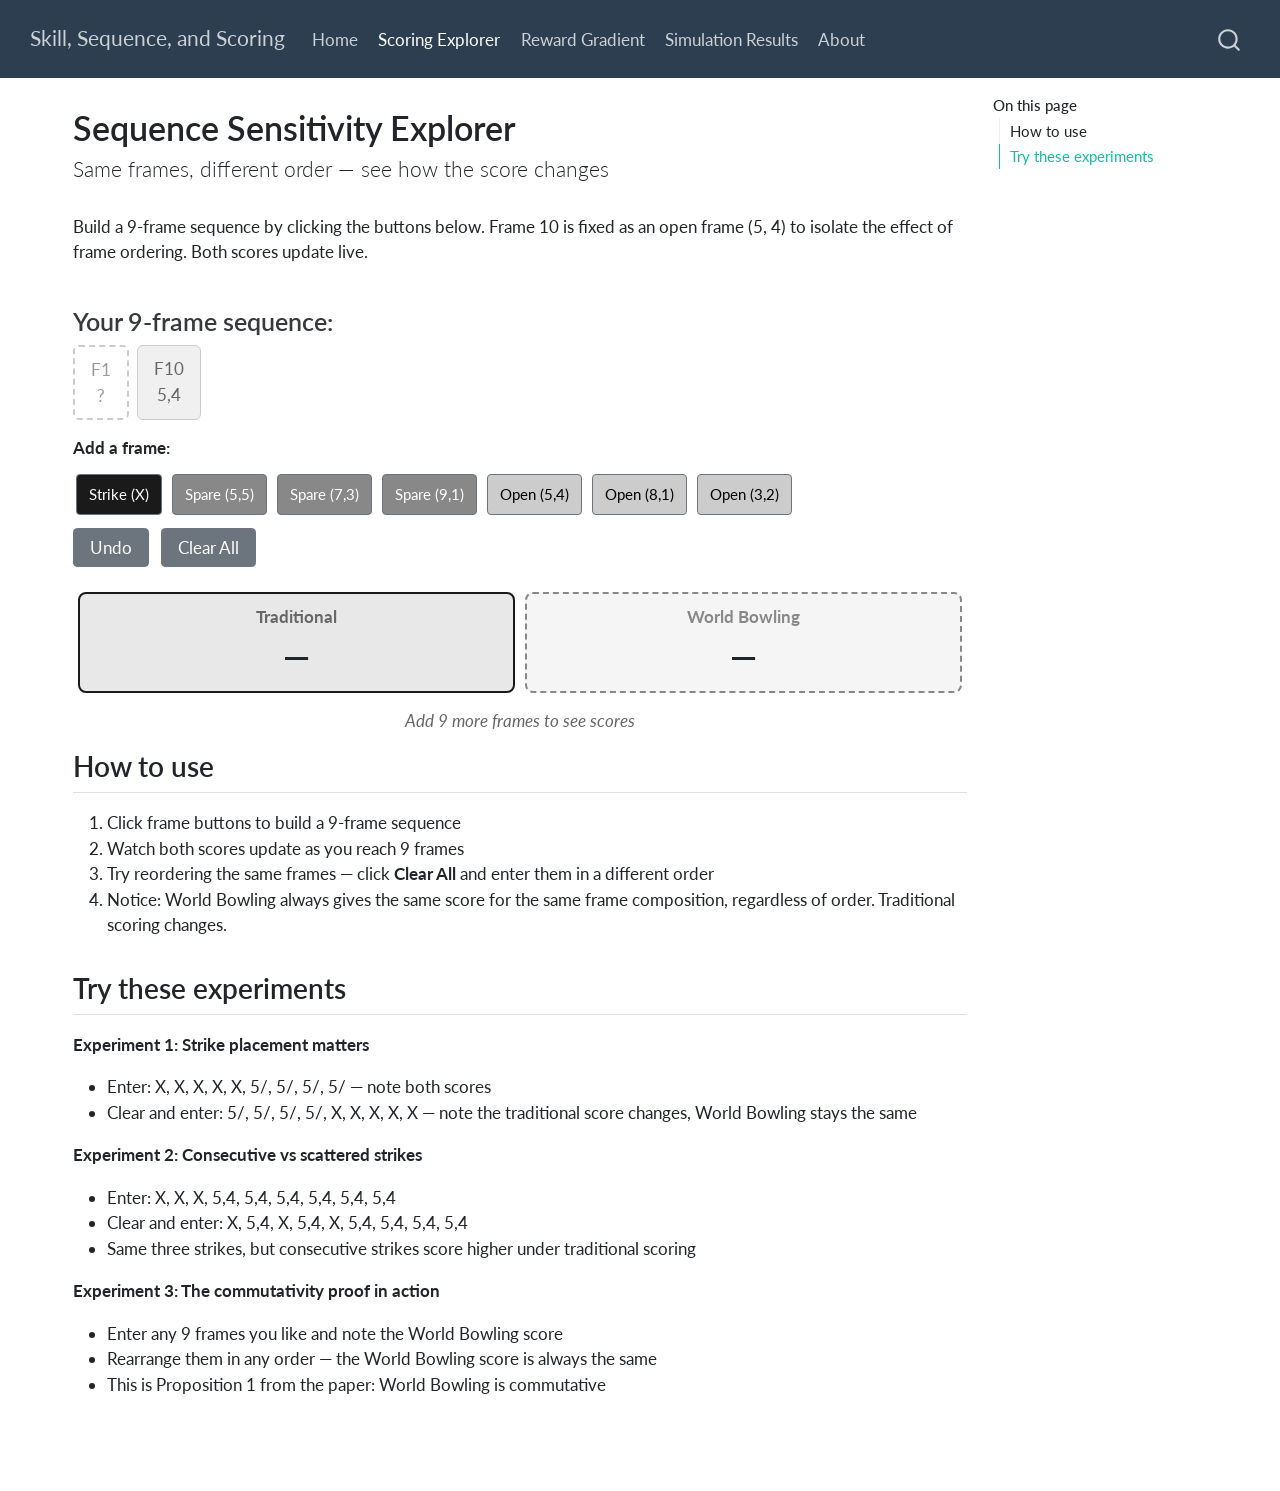
<file: docs/explorer.html>
<!DOCTYPE html>
<html xmlns="http://www.w3.org/1999/xhtml" lang="en" xml:lang="en"><head>

<meta charset="utf-8">
<meta name="generator" content="quarto-1.10.19">

<meta name="viewport" content="width=device-width, initial-scale=1.0, user-scalable=yes">


<title>Sequence Sensitivity Explorer – Skill, Sequence, and Scoring</title>
<style>
/* Default styles provided by pandoc.
** See https://pandoc.org/MANUAL.html#variables-for-html for config info.
*/
span.smallcaps{font-variant: small-caps;}
div.columns{display: flex; gap: 1.5em;}
div.column{flex: auto;}
@media screen {
div.columns{gap: min(4vw, 1.5em);}
div.column{overflow-x: auto;}
}
div.hanging-indent{margin-left: 1.5em; text-indent: -1.5em;}
ul.task-list{list-style: none;}
ul.task-list li input[type="checkbox"] {
  width: 0.8em;
  margin: 0 0.8em 0.2em -1em; /* quarto-specific, see https://github.com/quarto-dev/quarto-cli/issues/4556 */ 
  vertical-align: middle;
}
/* CSS for syntax highlighting */
html { -webkit-text-size-adjust: 100%; }
pre > code.sourceCode { white-space: pre; position: relative; }
pre > code.sourceCode > span { display: inline-block; line-height: 1.25; }
pre > code.sourceCode > span:empty { height: 1.2em; }
.sourceCode { overflow: visible; }
code.sourceCode > span { color: inherit; text-decoration: inherit; }
div.sourceCode { margin: 1em 0; }
pre.sourceCode { margin: 0; }
@media screen {
div.sourceCode { overflow: auto; }
}
@media print {
pre > code.sourceCode { white-space: pre-wrap; }
pre > code.sourceCode > span { text-indent: -5em; padding-left: 5em; }
}
pre.numberSource code
  { counter-reset: source-line 0; }
pre.numberSource code > span
  { position: relative; left: -4em; counter-increment: source-line; }
pre.numberSource code > span > a:first-child::before
  { content: counter(source-line);
    position: relative; left: -1em; text-align: right; vertical-align: baseline;
    border: none; display: inline-block;
    -webkit-touch-callout: none; -webkit-user-select: none;
    -khtml-user-select: none; -moz-user-select: none;
    -ms-user-select: none; user-select: none;
    padding: 0 4px; width: 4em;
  }
pre.numberSource { margin-left: 3em;  padding-left: 4px; }
div.sourceCode
  {   }
@media screen {
pre > code.sourceCode > span > a:first-child::before { text-decoration: underline; }
}
</style>


<script src="site_libs/quarto-nav/quarto-nav.js"></script>
<script src="site_libs/quarto-nav/headroom.min.js"></script>
<script src="site_libs/clipboard/clipboard.min.js"></script>
<script src="site_libs/quarto-search/autocomplete.umd.js"></script>
<script src="site_libs/quarto-search/fuse.min.js"></script>
<script src="site_libs/quarto-search/quarto-search.js"></script>
<meta name="quarto:offset" content="./">
<link href="./favicon.svg" rel="icon" type="image/svg+xml">
<script src="site_libs/quarto-html/quarto.js" type="module"></script>
<script src="site_libs/quarto-html/tabsets/tabsets.js" type="module"></script>
<script src="site_libs/quarto-html/popper.min.js"></script>
<script src="site_libs/quarto-html/tippy.umd.min.js"></script>
<script src="site_libs/quarto-html/anchor.min.js"></script>
<link href="site_libs/quarto-html/tippy.css" rel="stylesheet">
<link href="site_libs/quarto-html/quarto-syntax-highlighting-bf27225e3a48a9273f3daa8f8e829971.css" rel="stylesheet" id="quarto-text-highlighting-styles">
<script src="site_libs/bootstrap/bootstrap.min.js"></script>
<link href="site_libs/bootstrap/bootstrap-icons.css" rel="stylesheet">
<link href="site_libs/bootstrap/bootstrap-9d96f532d65220ca877c0304385df42f.min.css" rel="stylesheet" append-hash="true" id="quarto-bootstrap" data-mode="light">
<script id="quarto-search-options" type="application/json">{
  "location": "navbar",
  "copy-button": false,
  "collapse-after": 3,
  "panel-placement": "end",
  "type": "overlay",
  "limit": 50,
  "keyboard-shortcut": [
    "f",
    "/",
    "s"
  ],
  "show-item-context": false,
  "language": {
    "search-no-results-text": "No results",
    "search-matching-documents-text": "matching documents",
    "search-copy-link-title": "Copy link to search",
    "search-hide-matches-text": "Hide additional matches",
    "search-more-match-text": "more match in this document",
    "search-more-matches-text": "more matches in this document",
    "search-clear-button-title": "Clear",
    "search-text-placeholder": "",
    "search-detached-cancel-button-title": "Cancel",
    "search-submit-button-title": "Submit",
    "search-label": "Search"
  }
}</script>
<script type="module" src="site_libs/quarto-ojs/quarto-ojs-runtime.js"></script>
<link href="site_libs/quarto-ojs/quarto-ojs.css" rel="stylesheet">


<link rel="stylesheet" href="styles.css">
</head>

<body class="nav-fixed quarto-light">

<div id="quarto-search-results"></div>
  <header id="quarto-header" class="headroom fixed-top">
    <nav class="navbar navbar-expand-lg " data-bs-theme="dark">
      <div class="navbar-container container-fluid">
      <div class="navbar-brand-container mx-auto">
    <a class="navbar-brand" href="./index.html">
    <span class="navbar-title">Skill, Sequence, and Scoring</span>
    </a>
  </div>
            <div id="quarto-search" class="" title="Search"></div>
          <button class="navbar-toggler" type="button" data-bs-toggle="collapse" data-bs-target="#navbarCollapse" aria-controls="navbarCollapse" role="menu" aria-expanded="false" aria-label="Toggle navigation" onclick="if (window.quartoToggleHeadroom) { window.quartoToggleHeadroom(); }">
  <span class="navbar-toggler-icon"></span>
</button>
          <div class="collapse navbar-collapse" id="navbarCollapse">
            <ul class="navbar-nav navbar-nav-scroll me-auto">
  <li class="nav-item">
    <a class="nav-link" href="./index.html"> 
<span class="menu-text">Home</span></a>
  </li>  
  <li class="nav-item">
    <a class="nav-link active" href="./explorer.html" aria-current="page"> 
<span class="menu-text">Scoring Explorer</span></a>
  </li>  
  <li class="nav-item">
    <a class="nav-link" href="./reward.html"> 
<span class="menu-text">Reward Gradient</span></a>
  </li>  
  <li class="nav-item">
    <a class="nav-link" href="./simulation.html"> 
<span class="menu-text">Simulation Results</span></a>
  </li>  
  <li class="nav-item">
    <a class="nav-link" href="./about.html"> 
<span class="menu-text">About</span></a>
  </li>  
</ul>
          </div> <!-- /navcollapse -->
            <div class="quarto-navbar-tools">
</div>
      </div> <!-- /container-fluid -->
    </nav>
</header>
<!-- content -->
<div id="quarto-content" class="quarto-container page-columns page-rows-contents page-layout-full page-navbar">
<!-- sidebar -->
<!-- margin-sidebar -->
    <div id="quarto-margin-sidebar" class="sidebar margin-sidebar">
        <nav id="TOC" role="doc-toc" class="toc-active">
    <h2 id="toc-title">On this page</h2>
   
  <ul>
  <li><a href="#how-to-use" id="toc-how-to-use" class="nav-link active" data-scroll-target="#how-to-use">How to use</a></li>
  <li><a href="#try-these-experiments" id="toc-try-these-experiments" class="nav-link" data-scroll-target="#try-these-experiments">Try these experiments</a></li>
  </ul>
</nav>
    </div>
<!-- main -->
<main class="content column-page-left" id="quarto-document-content">

<header id="title-block-header" class="quarto-title-block default">
<div class="quarto-title">
<h1 class="title">Sequence Sensitivity Explorer</h1>
<p class="subtitle lead">Same frames, different order — see how the score changes</p>
</div>



<div class="quarto-title-meta column-page-left">

    
  
    
  </div>
  


</header>


<p>Build a 9-frame sequence by clicking the buttons below. Frame 10 is fixed as an open frame (5, 4) to isolate the effect of frame ordering. Both scores update live.</p>
<div class="cell">
<div class="code-copy-outer-scaffold"><div class="sourceCode cell-code hidden" id="cb1" data-startfrom="16" data-source-offset="-81"><pre class="sourceCode js code-with-copy"><code class="sourceCode javascript" style="counter-reset: source-line 15;"><span id="cb1-16"><a href="#cb1-16" aria-hidden="true" tabindex="-1"></a><span class="kw">function</span> <span class="fu">scoreTraditional</span>(balls) {</span>
<span id="cb1-17"><a href="#cb1-17" aria-hidden="true" tabindex="-1"></a>  <span class="kw">let</span> score <span class="op">=</span> <span class="dv">0</span><span class="op">;</span></span>
<span id="cb1-18"><a href="#cb1-18" aria-hidden="true" tabindex="-1"></a>  <span class="kw">let</span> i <span class="op">=</span> <span class="dv">0</span><span class="op">;</span></span>
<span id="cb1-19"><a href="#cb1-19" aria-hidden="true" tabindex="-1"></a>  <span class="cf">for</span> (<span class="kw">let</span> frame <span class="op">=</span> <span class="dv">0</span><span class="op">;</span> frame <span class="op">&lt;</span> <span class="dv">10</span><span class="op">;</span> frame<span class="op">++</span>) {</span>
<span id="cb1-20"><a href="#cb1-20" aria-hidden="true" tabindex="-1"></a>    <span class="cf">if</span> (i <span class="op">&gt;=</span> balls<span class="op">.</span><span class="at">length</span>) <span class="cf">return</span> <span class="kw">null</span><span class="op">;</span></span>
<span id="cb1-21"><a href="#cb1-21" aria-hidden="true" tabindex="-1"></a>    <span class="cf">if</span> (frame <span class="op">&lt;</span> <span class="dv">9</span>) {</span>
<span id="cb1-22"><a href="#cb1-22" aria-hidden="true" tabindex="-1"></a>      <span class="cf">if</span> (balls[i] <span class="op">===</span> <span class="dv">10</span>) {</span>
<span id="cb1-23"><a href="#cb1-23" aria-hidden="true" tabindex="-1"></a>        <span class="cf">if</span> (i <span class="op">+</span> <span class="dv">2</span> <span class="op">&gt;=</span> balls<span class="op">.</span><span class="at">length</span>) <span class="cf">return</span> <span class="kw">null</span><span class="op">;</span></span>
<span id="cb1-24"><a href="#cb1-24" aria-hidden="true" tabindex="-1"></a>        score <span class="op">+=</span> <span class="dv">10</span> <span class="op">+</span> balls[i<span class="op">+</span><span class="dv">1</span>] <span class="op">+</span> balls[i<span class="op">+</span><span class="dv">2</span>]<span class="op">;</span></span>
<span id="cb1-25"><a href="#cb1-25" aria-hidden="true" tabindex="-1"></a>        i <span class="op">+=</span> <span class="dv">1</span><span class="op">;</span></span>
<span id="cb1-26"><a href="#cb1-26" aria-hidden="true" tabindex="-1"></a>      } <span class="cf">else</span> {</span>
<span id="cb1-27"><a href="#cb1-27" aria-hidden="true" tabindex="-1"></a>        <span class="cf">if</span> (i <span class="op">+</span> <span class="dv">1</span> <span class="op">&gt;=</span> balls<span class="op">.</span><span class="at">length</span>) <span class="cf">return</span> <span class="kw">null</span><span class="op">;</span></span>
<span id="cb1-28"><a href="#cb1-28" aria-hidden="true" tabindex="-1"></a>        score <span class="op">+=</span> balls[i] <span class="op">+</span> balls[i<span class="op">+</span><span class="dv">1</span>]<span class="op">;</span></span>
<span id="cb1-29"><a href="#cb1-29" aria-hidden="true" tabindex="-1"></a>        <span class="cf">if</span> (balls[i] <span class="op">+</span> balls[i<span class="op">+</span><span class="dv">1</span>] <span class="op">===</span> <span class="dv">10</span>) {</span>
<span id="cb1-30"><a href="#cb1-30" aria-hidden="true" tabindex="-1"></a>          <span class="cf">if</span> (i <span class="op">+</span> <span class="dv">2</span> <span class="op">&gt;=</span> balls<span class="op">.</span><span class="at">length</span>) <span class="cf">return</span> <span class="kw">null</span><span class="op">;</span></span>
<span id="cb1-31"><a href="#cb1-31" aria-hidden="true" tabindex="-1"></a>          score <span class="op">+=</span> balls[i<span class="op">+</span><span class="dv">2</span>]<span class="op">;</span></span>
<span id="cb1-32"><a href="#cb1-32" aria-hidden="true" tabindex="-1"></a>        }</span>
<span id="cb1-33"><a href="#cb1-33" aria-hidden="true" tabindex="-1"></a>        i <span class="op">+=</span> <span class="dv">2</span><span class="op">;</span></span>
<span id="cb1-34"><a href="#cb1-34" aria-hidden="true" tabindex="-1"></a>      }</span>
<span id="cb1-35"><a href="#cb1-35" aria-hidden="true" tabindex="-1"></a>    } <span class="cf">else</span> {</span>
<span id="cb1-36"><a href="#cb1-36" aria-hidden="true" tabindex="-1"></a>      <span class="cf">if</span> (balls[i] <span class="op">===</span> <span class="dv">10</span>) {</span>
<span id="cb1-37"><a href="#cb1-37" aria-hidden="true" tabindex="-1"></a>        <span class="cf">if</span> (i <span class="op">+</span> <span class="dv">2</span> <span class="op">&gt;=</span> balls<span class="op">.</span><span class="at">length</span>) <span class="cf">return</span> <span class="kw">null</span><span class="op">;</span></span>
<span id="cb1-38"><a href="#cb1-38" aria-hidden="true" tabindex="-1"></a>        score <span class="op">+=</span> <span class="dv">10</span> <span class="op">+</span> balls[i<span class="op">+</span><span class="dv">1</span>] <span class="op">+</span> balls[i<span class="op">+</span><span class="dv">2</span>]<span class="op">;</span></span>
<span id="cb1-39"><a href="#cb1-39" aria-hidden="true" tabindex="-1"></a>      } <span class="cf">else</span> {</span>
<span id="cb1-40"><a href="#cb1-40" aria-hidden="true" tabindex="-1"></a>        <span class="cf">if</span> (i <span class="op">+</span> <span class="dv">1</span> <span class="op">&gt;=</span> balls<span class="op">.</span><span class="at">length</span>) <span class="cf">return</span> <span class="kw">null</span><span class="op">;</span></span>
<span id="cb1-41"><a href="#cb1-41" aria-hidden="true" tabindex="-1"></a>        <span class="cf">if</span> (balls[i] <span class="op">+</span> balls[i<span class="op">+</span><span class="dv">1</span>] <span class="op">===</span> <span class="dv">10</span>) {</span>
<span id="cb1-42"><a href="#cb1-42" aria-hidden="true" tabindex="-1"></a>          <span class="cf">if</span> (i <span class="op">+</span> <span class="dv">2</span> <span class="op">&gt;=</span> balls<span class="op">.</span><span class="at">length</span>) <span class="cf">return</span> <span class="kw">null</span><span class="op">;</span></span>
<span id="cb1-43"><a href="#cb1-43" aria-hidden="true" tabindex="-1"></a>          score <span class="op">+=</span> <span class="dv">10</span> <span class="op">+</span> balls[i<span class="op">+</span><span class="dv">2</span>]<span class="op">;</span></span>
<span id="cb1-44"><a href="#cb1-44" aria-hidden="true" tabindex="-1"></a>        } <span class="cf">else</span> {</span>
<span id="cb1-45"><a href="#cb1-45" aria-hidden="true" tabindex="-1"></a>          score <span class="op">+=</span> balls[i] <span class="op">+</span> balls[i<span class="op">+</span><span class="dv">1</span>]<span class="op">;</span></span>
<span id="cb1-46"><a href="#cb1-46" aria-hidden="true" tabindex="-1"></a>        }</span>
<span id="cb1-47"><a href="#cb1-47" aria-hidden="true" tabindex="-1"></a>      }</span>
<span id="cb1-48"><a href="#cb1-48" aria-hidden="true" tabindex="-1"></a>    }</span>
<span id="cb1-49"><a href="#cb1-49" aria-hidden="true" tabindex="-1"></a>  }</span>
<span id="cb1-50"><a href="#cb1-50" aria-hidden="true" tabindex="-1"></a>  <span class="cf">return</span> score<span class="op">;</span></span>
<span id="cb1-51"><a href="#cb1-51" aria-hidden="true" tabindex="-1"></a>}</span>
<span id="cb1-52"><a href="#cb1-52" aria-hidden="true" tabindex="-1"></a></span>
<span id="cb1-53"><a href="#cb1-53" aria-hidden="true" tabindex="-1"></a><span class="kw">function</span> <span class="fu">scoreWorld</span>(balls) {</span>
<span id="cb1-54"><a href="#cb1-54" aria-hidden="true" tabindex="-1"></a>  <span class="kw">let</span> score <span class="op">=</span> <span class="dv">0</span><span class="op">;</span></span>
<span id="cb1-55"><a href="#cb1-55" aria-hidden="true" tabindex="-1"></a>  <span class="kw">let</span> i <span class="op">=</span> <span class="dv">0</span><span class="op">;</span></span>
<span id="cb1-56"><a href="#cb1-56" aria-hidden="true" tabindex="-1"></a>  <span class="cf">for</span> (<span class="kw">let</span> frame <span class="op">=</span> <span class="dv">0</span><span class="op">;</span> frame <span class="op">&lt;</span> <span class="dv">10</span><span class="op">;</span> frame<span class="op">++</span>) {</span>
<span id="cb1-57"><a href="#cb1-57" aria-hidden="true" tabindex="-1"></a>    <span class="cf">if</span> (i <span class="op">&gt;=</span> balls<span class="op">.</span><span class="at">length</span>) <span class="cf">return</span> <span class="kw">null</span><span class="op">;</span></span>
<span id="cb1-58"><a href="#cb1-58" aria-hidden="true" tabindex="-1"></a>    <span class="cf">if</span> (balls[i] <span class="op">===</span> <span class="dv">10</span>) {</span>
<span id="cb1-59"><a href="#cb1-59" aria-hidden="true" tabindex="-1"></a>      score <span class="op">+=</span> <span class="dv">30</span><span class="op">;</span></span>
<span id="cb1-60"><a href="#cb1-60" aria-hidden="true" tabindex="-1"></a>      i <span class="op">+=</span> <span class="dv">1</span><span class="op">;</span></span>
<span id="cb1-61"><a href="#cb1-61" aria-hidden="true" tabindex="-1"></a>    } <span class="cf">else</span> {</span>
<span id="cb1-62"><a href="#cb1-62" aria-hidden="true" tabindex="-1"></a>      <span class="cf">if</span> (i <span class="op">+</span> <span class="dv">1</span> <span class="op">&gt;=</span> balls<span class="op">.</span><span class="at">length</span>) <span class="cf">return</span> <span class="kw">null</span><span class="op">;</span></span>
<span id="cb1-63"><a href="#cb1-63" aria-hidden="true" tabindex="-1"></a>      <span class="cf">if</span> (balls[i] <span class="op">+</span> balls[i<span class="op">+</span><span class="dv">1</span>] <span class="op">===</span> <span class="dv">10</span>) {</span>
<span id="cb1-64"><a href="#cb1-64" aria-hidden="true" tabindex="-1"></a>        score <span class="op">+=</span> <span class="dv">10</span> <span class="op">+</span> balls[i]<span class="op">;</span></span>
<span id="cb1-65"><a href="#cb1-65" aria-hidden="true" tabindex="-1"></a>      } <span class="cf">else</span> {</span>
<span id="cb1-66"><a href="#cb1-66" aria-hidden="true" tabindex="-1"></a>        score <span class="op">+=</span> balls[i] <span class="op">+</span> balls[i<span class="op">+</span><span class="dv">1</span>]<span class="op">;</span></span>
<span id="cb1-67"><a href="#cb1-67" aria-hidden="true" tabindex="-1"></a>      }</span>
<span id="cb1-68"><a href="#cb1-68" aria-hidden="true" tabindex="-1"></a>      i <span class="op">+=</span> <span class="dv">2</span><span class="op">;</span></span>
<span id="cb1-69"><a href="#cb1-69" aria-hidden="true" tabindex="-1"></a>    }</span>
<span id="cb1-70"><a href="#cb1-70" aria-hidden="true" tabindex="-1"></a>  }</span>
<span id="cb1-71"><a href="#cb1-71" aria-hidden="true" tabindex="-1"></a>  <span class="cf">return</span> score<span class="op">;</span></span>
<span id="cb1-72"><a href="#cb1-72" aria-hidden="true" tabindex="-1"></a>}</span>
<span id="cb1-73"><a href="#cb1-73" aria-hidden="true" tabindex="-1"></a></span>
<span id="cb1-74"><a href="#cb1-74" aria-hidden="true" tabindex="-1"></a><span class="co">// ── State ──────────────────────────────────────────────────────────────────</span></span>
<span id="cb1-75"><a href="#cb1-75" aria-hidden="true" tabindex="-1"></a></span>
<span id="cb1-76"><a href="#cb1-76" aria-hidden="true" tabindex="-1"></a>viewof frames <span class="op">=</span> {</span>
<span id="cb1-77"><a href="#cb1-77" aria-hidden="true" tabindex="-1"></a>  <span class="kw">const</span> container <span class="op">=</span> <span class="fu">html</span><span class="vs">`&lt;div style="margin-bottom: 20px;"&gt;</span></span>
<span id="cb1-78"><a href="#cb1-78" aria-hidden="true" tabindex="-1"></a><span class="vs">    &lt;h3&gt;Your 9-frame sequence:&lt;/h3&gt;</span></span>
<span id="cb1-79"><a href="#cb1-79" aria-hidden="true" tabindex="-1"></a><span class="vs">    &lt;div id="frame-display" style="display: flex; gap: 8px; flex-wrap: wrap; margin-bottom: 15px; min-height: 50px;"&gt;&lt;/div&gt;</span></span>
<span id="cb1-80"><a href="#cb1-80" aria-hidden="true" tabindex="-1"></a><span class="vs">    &lt;div style="margin-bottom: 10px;"&gt;</span></span>
<span id="cb1-81"><a href="#cb1-81" aria-hidden="true" tabindex="-1"></a><span class="vs">      &lt;strong&gt;Add a frame:&lt;/strong&gt;</span></span>
<span id="cb1-82"><a href="#cb1-82" aria-hidden="true" tabindex="-1"></a><span class="vs">    &lt;/div&gt;</span></span>
<span id="cb1-83"><a href="#cb1-83" aria-hidden="true" tabindex="-1"></a><span class="vs">    &lt;div&gt;</span></span>
<span id="cb1-84"><a href="#cb1-84" aria-hidden="true" tabindex="-1"></a><span class="vs">      &lt;button class="frame-btn strike" onclick="addFrame('strike')"&gt;Strike (X)&lt;/button&gt;</span></span>
<span id="cb1-85"><a href="#cb1-85" aria-hidden="true" tabindex="-1"></a><span class="vs">      &lt;button class="frame-btn spare" onclick="addFrame('spare55')"&gt;Spare (5,5)&lt;/button&gt;</span></span>
<span id="cb1-86"><a href="#cb1-86" aria-hidden="true" tabindex="-1"></a><span class="vs">      &lt;button class="frame-btn spare" onclick="addFrame('spare73')"&gt;Spare (7,3)&lt;/button&gt;</span></span>
<span id="cb1-87"><a href="#cb1-87" aria-hidden="true" tabindex="-1"></a><span class="vs">      &lt;button class="frame-btn spare" onclick="addFrame('spare91')"&gt;Spare (9,1)&lt;/button&gt;</span></span>
<span id="cb1-88"><a href="#cb1-88" aria-hidden="true" tabindex="-1"></a><span class="vs">      &lt;button class="frame-btn open" onclick="addFrame('open54')"&gt;Open (5,4)&lt;/button&gt;</span></span>
<span id="cb1-89"><a href="#cb1-89" aria-hidden="true" tabindex="-1"></a><span class="vs">      &lt;button class="frame-btn open" onclick="addFrame('open81')"&gt;Open (8,1)&lt;/button&gt;</span></span>
<span id="cb1-90"><a href="#cb1-90" aria-hidden="true" tabindex="-1"></a><span class="vs">      &lt;button class="frame-btn open" onclick="addFrame('open32')"&gt;Open (3,2)&lt;/button&gt;</span></span>
<span id="cb1-91"><a href="#cb1-91" aria-hidden="true" tabindex="-1"></a><span class="vs">    &lt;/div&gt;</span></span>
<span id="cb1-92"><a href="#cb1-92" aria-hidden="true" tabindex="-1"></a><span class="vs">    &lt;div style="margin-top: 10px;"&gt;</span></span>
<span id="cb1-93"><a href="#cb1-93" aria-hidden="true" tabindex="-1"></a><span class="vs">      &lt;button onclick="undoFrame()" style="padding: 6px 16px; margin-right: 8px;"&gt;Undo&lt;/button&gt;</span></span>
<span id="cb1-94"><a href="#cb1-94" aria-hidden="true" tabindex="-1"></a><span class="vs">      &lt;button onclick="clearFrames()" style="padding: 6px 16px;"&gt;Clear All&lt;/button&gt;</span></span>
<span id="cb1-95"><a href="#cb1-95" aria-hidden="true" tabindex="-1"></a><span class="vs">    &lt;/div&gt;</span></span>
<span id="cb1-96"><a href="#cb1-96" aria-hidden="true" tabindex="-1"></a><span class="vs">  &lt;/div&gt;`</span><span class="op">;</span></span>
<span id="cb1-97"><a href="#cb1-97" aria-hidden="true" tabindex="-1"></a></span>
<span id="cb1-98"><a href="#cb1-98" aria-hidden="true" tabindex="-1"></a>  <span class="kw">let</span> currentFrames <span class="op">=</span> []<span class="op">;</span></span>
<span id="cb1-99"><a href="#cb1-99" aria-hidden="true" tabindex="-1"></a></span>
<span id="cb1-100"><a href="#cb1-100" aria-hidden="true" tabindex="-1"></a>  <span class="kw">const</span> frameLabels <span class="op">=</span> {</span>
<span id="cb1-101"><a href="#cb1-101" aria-hidden="true" tabindex="-1"></a>    <span class="st">'strike'</span><span class="op">:</span> <span class="st">'X'</span><span class="op">,</span></span>
<span id="cb1-102"><a href="#cb1-102" aria-hidden="true" tabindex="-1"></a>    <span class="st">'spare55'</span><span class="op">:</span> <span class="st">'5/'</span><span class="op">,</span></span>
<span id="cb1-103"><a href="#cb1-103" aria-hidden="true" tabindex="-1"></a>    <span class="st">'spare73'</span><span class="op">:</span> <span class="st">'7/'</span><span class="op">,</span></span>
<span id="cb1-104"><a href="#cb1-104" aria-hidden="true" tabindex="-1"></a>    <span class="st">'spare91'</span><span class="op">:</span> <span class="st">'9/'</span><span class="op">,</span></span>
<span id="cb1-105"><a href="#cb1-105" aria-hidden="true" tabindex="-1"></a>    <span class="st">'open54'</span><span class="op">:</span> <span class="st">'5,4'</span><span class="op">,</span></span>
<span id="cb1-106"><a href="#cb1-106" aria-hidden="true" tabindex="-1"></a>    <span class="st">'open81'</span><span class="op">:</span> <span class="st">'8,1'</span><span class="op">,</span></span>
<span id="cb1-107"><a href="#cb1-107" aria-hidden="true" tabindex="-1"></a>    <span class="st">'open32'</span><span class="op">:</span> <span class="st">'3,2'</span></span>
<span id="cb1-108"><a href="#cb1-108" aria-hidden="true" tabindex="-1"></a>  }<span class="op">;</span></span>
<span id="cb1-109"><a href="#cb1-109" aria-hidden="true" tabindex="-1"></a></span>
<span id="cb1-110"><a href="#cb1-110" aria-hidden="true" tabindex="-1"></a>  <span class="kw">const</span> frameBalls <span class="op">=</span> {</span>
<span id="cb1-111"><a href="#cb1-111" aria-hidden="true" tabindex="-1"></a>    <span class="st">'strike'</span><span class="op">:</span> [<span class="dv">10</span>]<span class="op">,</span></span>
<span id="cb1-112"><a href="#cb1-112" aria-hidden="true" tabindex="-1"></a>    <span class="st">'spare55'</span><span class="op">:</span> [<span class="dv">5</span><span class="op">,</span> <span class="dv">5</span>]<span class="op">,</span></span>
<span id="cb1-113"><a href="#cb1-113" aria-hidden="true" tabindex="-1"></a>    <span class="st">'spare73'</span><span class="op">:</span> [<span class="dv">7</span><span class="op">,</span> <span class="dv">3</span>]<span class="op">,</span></span>
<span id="cb1-114"><a href="#cb1-114" aria-hidden="true" tabindex="-1"></a>    <span class="st">'spare91'</span><span class="op">:</span> [<span class="dv">9</span><span class="op">,</span> <span class="dv">1</span>]<span class="op">,</span></span>
<span id="cb1-115"><a href="#cb1-115" aria-hidden="true" tabindex="-1"></a>    <span class="st">'open54'</span><span class="op">:</span> [<span class="dv">5</span><span class="op">,</span> <span class="dv">4</span>]<span class="op">,</span></span>
<span id="cb1-116"><a href="#cb1-116" aria-hidden="true" tabindex="-1"></a>    <span class="st">'open81'</span><span class="op">:</span> [<span class="dv">8</span><span class="op">,</span> <span class="dv">1</span>]<span class="op">,</span></span>
<span id="cb1-117"><a href="#cb1-117" aria-hidden="true" tabindex="-1"></a>    <span class="st">'open32'</span><span class="op">:</span> [<span class="dv">3</span><span class="op">,</span> <span class="dv">2</span>]</span>
<span id="cb1-118"><a href="#cb1-118" aria-hidden="true" tabindex="-1"></a>  }<span class="op">;</span></span>
<span id="cb1-119"><a href="#cb1-119" aria-hidden="true" tabindex="-1"></a></span>
<span id="cb1-120"><a href="#cb1-120" aria-hidden="true" tabindex="-1"></a>  <span class="kw">function</span> <span class="fu">frameColor</span>(type) {</span>
<span id="cb1-121"><a href="#cb1-121" aria-hidden="true" tabindex="-1"></a>    <span class="cf">if</span> (type <span class="op">===</span> <span class="st">'strike'</span>) <span class="cf">return</span> <span class="st">'#1a1a1a'</span><span class="op">;</span></span>
<span id="cb1-122"><a href="#cb1-122" aria-hidden="true" tabindex="-1"></a>    <span class="cf">if</span> (type<span class="op">.</span><span class="fu">startsWith</span>(<span class="st">'spare'</span>)) <span class="cf">return</span> <span class="st">'#888888'</span><span class="op">;</span></span>
<span id="cb1-123"><a href="#cb1-123" aria-hidden="true" tabindex="-1"></a>    <span class="cf">return</span> <span class="st">'#cccccc'</span><span class="op">;</span></span>
<span id="cb1-124"><a href="#cb1-124" aria-hidden="true" tabindex="-1"></a>  }</span>
<span id="cb1-125"><a href="#cb1-125" aria-hidden="true" tabindex="-1"></a></span>
<span id="cb1-126"><a href="#cb1-126" aria-hidden="true" tabindex="-1"></a>  <span class="kw">function</span> <span class="fu">render</span>() {</span>
<span id="cb1-127"><a href="#cb1-127" aria-hidden="true" tabindex="-1"></a>    <span class="kw">const</span> display <span class="op">=</span> container<span class="op">.</span><span class="fu">querySelector</span>(<span class="st">'#frame-display'</span>)<span class="op">;</span></span>
<span id="cb1-128"><a href="#cb1-128" aria-hidden="true" tabindex="-1"></a>    display<span class="op">.</span><span class="at">innerHTML</span> <span class="op">=</span> <span class="st">''</span><span class="op">;</span></span>
<span id="cb1-129"><a href="#cb1-129" aria-hidden="true" tabindex="-1"></a>    currentFrames<span class="op">.</span><span class="fu">forEach</span>((f<span class="op">,</span> i) <span class="kw">=&gt;</span> {</span>
<span id="cb1-130"><a href="#cb1-130" aria-hidden="true" tabindex="-1"></a>      <span class="kw">const</span> el <span class="op">=</span> <span class="fu">html</span><span class="vs">`&lt;div style="</span></span>
<span id="cb1-131"><a href="#cb1-131" aria-hidden="true" tabindex="-1"></a><span class="vs">        padding: 10px 16px;</span></span>
<span id="cb1-132"><a href="#cb1-132" aria-hidden="true" tabindex="-1"></a><span class="vs">        border-radius: 6px;</span></span>
<span id="cb1-133"><a href="#cb1-133" aria-hidden="true" tabindex="-1"></a><span class="vs">        background: </span><span class="sc">${</span><span class="fu">frameColor</span>(f)<span class="sc">}</span><span class="vs">;</span></span>
<span id="cb1-134"><a href="#cb1-134" aria-hidden="true" tabindex="-1"></a><span class="vs">        color: </span><span class="sc">${</span>f<span class="op">.</span><span class="fu">startsWith</span>(<span class="st">'open'</span>) <span class="op">?</span> <span class="st">'black'</span> <span class="op">:</span> <span class="st">'white'</span><span class="sc">}</span><span class="vs">;</span></span>
<span id="cb1-135"><a href="#cb1-135" aria-hidden="true" tabindex="-1"></a><span class="vs">        font-weight: bold;</span></span>
<span id="cb1-136"><a href="#cb1-136" aria-hidden="true" tabindex="-1"></a><span class="vs">        font-size: 1.1em;</span></span>
<span id="cb1-137"><a href="#cb1-137" aria-hidden="true" tabindex="-1"></a><span class="vs">        text-align: center;</span></span>
<span id="cb1-138"><a href="#cb1-138" aria-hidden="true" tabindex="-1"></a><span class="vs">        min-width: 40px;</span></span>
<span id="cb1-139"><a href="#cb1-139" aria-hidden="true" tabindex="-1"></a><span class="vs">      "&gt;F</span><span class="sc">${</span>i<span class="op">+</span><span class="dv">1</span><span class="sc">}</span><span class="vs">&lt;br&gt;</span><span class="sc">${</span>frameLabels[f]<span class="sc">}</span><span class="vs">&lt;/div&gt;`</span><span class="op">;</span></span>
<span id="cb1-140"><a href="#cb1-140" aria-hidden="true" tabindex="-1"></a>      display<span class="op">.</span><span class="fu">appendChild</span>(el)<span class="op">;</span></span>
<span id="cb1-141"><a href="#cb1-141" aria-hidden="true" tabindex="-1"></a>    })<span class="op">;</span></span>
<span id="cb1-142"><a href="#cb1-142" aria-hidden="true" tabindex="-1"></a>    <span class="cf">if</span> (currentFrames<span class="op">.</span><span class="at">length</span> <span class="op">&lt;</span> <span class="dv">9</span>) {</span>
<span id="cb1-143"><a href="#cb1-143" aria-hidden="true" tabindex="-1"></a>      <span class="kw">const</span> remaining <span class="op">=</span> <span class="fu">html</span><span class="vs">`&lt;div style="</span></span>
<span id="cb1-144"><a href="#cb1-144" aria-hidden="true" tabindex="-1"></a><span class="vs">        padding: 10px 16px; border: 2px dashed #ccc; border-radius: 6px;</span></span>
<span id="cb1-145"><a href="#cb1-145" aria-hidden="true" tabindex="-1"></a><span class="vs">        color: #999; text-align: center; min-width: 40px;</span></span>
<span id="cb1-146"><a href="#cb1-146" aria-hidden="true" tabindex="-1"></a><span class="vs">      "&gt;F</span><span class="sc">${</span>currentFrames<span class="op">.</span><span class="at">length</span> <span class="op">+</span> <span class="dv">1</span><span class="sc">}</span><span class="vs">&lt;br&gt;?&lt;/div&gt;`</span><span class="op">;</span></span>
<span id="cb1-147"><a href="#cb1-147" aria-hidden="true" tabindex="-1"></a>      display<span class="op">.</span><span class="fu">appendChild</span>(remaining)<span class="op">;</span></span>
<span id="cb1-148"><a href="#cb1-148" aria-hidden="true" tabindex="-1"></a>    }</span>
<span id="cb1-149"><a href="#cb1-149" aria-hidden="true" tabindex="-1"></a>    <span class="co">// Always show frame 10</span></span>
<span id="cb1-150"><a href="#cb1-150" aria-hidden="true" tabindex="-1"></a>    <span class="kw">const</span> f10 <span class="op">=</span> <span class="fu">html</span><span class="vs">`&lt;div style="</span></span>
<span id="cb1-151"><a href="#cb1-151" aria-hidden="true" tabindex="-1"></a><span class="vs">      padding: 10px 16px; border-radius: 6px;</span></span>
<span id="cb1-152"><a href="#cb1-152" aria-hidden="true" tabindex="-1"></a><span class="vs">      background: #f0f0f0; border: 1px solid #ccc;</span></span>
<span id="cb1-153"><a href="#cb1-153" aria-hidden="true" tabindex="-1"></a><span class="vs">      color: #666; text-align: center; min-width: 40px;</span></span>
<span id="cb1-154"><a href="#cb1-154" aria-hidden="true" tabindex="-1"></a><span class="vs">    "&gt;F10&lt;br&gt;5,4&lt;/div&gt;`</span><span class="op">;</span></span>
<span id="cb1-155"><a href="#cb1-155" aria-hidden="true" tabindex="-1"></a>    display<span class="op">.</span><span class="fu">appendChild</span>(f10)<span class="op">;</span></span>
<span id="cb1-156"><a href="#cb1-156" aria-hidden="true" tabindex="-1"></a></span>
<span id="cb1-157"><a href="#cb1-157" aria-hidden="true" tabindex="-1"></a>    container<span class="op">.</span><span class="at">value</span> <span class="op">=</span> [<span class="op">...</span>currentFrames]<span class="op">;</span></span>
<span id="cb1-158"><a href="#cb1-158" aria-hidden="true" tabindex="-1"></a>    container<span class="op">.</span><span class="fu">dispatchEvent</span>(<span class="kw">new</span> <span class="bu">Event</span>(<span class="st">"input"</span>))<span class="op">;</span></span>
<span id="cb1-159"><a href="#cb1-159" aria-hidden="true" tabindex="-1"></a>  }</span>
<span id="cb1-160"><a href="#cb1-160" aria-hidden="true" tabindex="-1"></a></span>
<span id="cb1-161"><a href="#cb1-161" aria-hidden="true" tabindex="-1"></a>  <span class="bu">window</span><span class="op">.</span><span class="at">addFrame</span> <span class="op">=</span> <span class="kw">function</span>(type) {</span>
<span id="cb1-162"><a href="#cb1-162" aria-hidden="true" tabindex="-1"></a>    <span class="cf">if</span> (currentFrames<span class="op">.</span><span class="at">length</span> <span class="op">&lt;</span> <span class="dv">9</span>) {</span>
<span id="cb1-163"><a href="#cb1-163" aria-hidden="true" tabindex="-1"></a>      currentFrames<span class="op">.</span><span class="fu">push</span>(type)<span class="op">;</span></span>
<span id="cb1-164"><a href="#cb1-164" aria-hidden="true" tabindex="-1"></a>      <span class="fu">render</span>()<span class="op">;</span></span>
<span id="cb1-165"><a href="#cb1-165" aria-hidden="true" tabindex="-1"></a>    }</span>
<span id="cb1-166"><a href="#cb1-166" aria-hidden="true" tabindex="-1"></a>  }<span class="op">;</span></span>
<span id="cb1-167"><a href="#cb1-167" aria-hidden="true" tabindex="-1"></a></span>
<span id="cb1-168"><a href="#cb1-168" aria-hidden="true" tabindex="-1"></a>  <span class="bu">window</span><span class="op">.</span><span class="at">undoFrame</span> <span class="op">=</span> <span class="kw">function</span>() {</span>
<span id="cb1-169"><a href="#cb1-169" aria-hidden="true" tabindex="-1"></a>    currentFrames<span class="op">.</span><span class="fu">pop</span>()<span class="op">;</span></span>
<span id="cb1-170"><a href="#cb1-170" aria-hidden="true" tabindex="-1"></a>    <span class="fu">render</span>()<span class="op">;</span></span>
<span id="cb1-171"><a href="#cb1-171" aria-hidden="true" tabindex="-1"></a>  }<span class="op">;</span></span>
<span id="cb1-172"><a href="#cb1-172" aria-hidden="true" tabindex="-1"></a></span>
<span id="cb1-173"><a href="#cb1-173" aria-hidden="true" tabindex="-1"></a>  <span class="bu">window</span><span class="op">.</span><span class="at">clearFrames</span> <span class="op">=</span> <span class="kw">function</span>() {</span>
<span id="cb1-174"><a href="#cb1-174" aria-hidden="true" tabindex="-1"></a>    currentFrames <span class="op">=</span> []<span class="op">;</span></span>
<span id="cb1-175"><a href="#cb1-175" aria-hidden="true" tabindex="-1"></a>    <span class="fu">render</span>()<span class="op">;</span></span>
<span id="cb1-176"><a href="#cb1-176" aria-hidden="true" tabindex="-1"></a>  }<span class="op">;</span></span>
<span id="cb1-177"><a href="#cb1-177" aria-hidden="true" tabindex="-1"></a></span>
<span id="cb1-178"><a href="#cb1-178" aria-hidden="true" tabindex="-1"></a>  <span class="fu">render</span>()<span class="op">;</span></span>
<span id="cb1-179"><a href="#cb1-179" aria-hidden="true" tabindex="-1"></a>  <span class="cf">return</span> container<span class="op">;</span></span>
<span id="cb1-180"><a href="#cb1-180" aria-hidden="true" tabindex="-1"></a>}</span></code></pre></div><button title="Copy to Clipboard" class="code-copy-button"><i class="bi"></i></button></div>
<div class="cell-output cell-output-display">
<div>
<div id="ojs-cell-1-1" data-nodetype="declaration">

</div>
</div>
</div>
<div class="cell-output cell-output-display">
<div>
<div id="ojs-cell-1-2" data-nodetype="declaration">

</div>
</div>
</div>
<div class="cell-output cell-output-display">
<div>
<div id="ojs-cell-1-3" data-nodetype="declaration">

</div>
</div>
</div>
</div>
<div class="cell">
<div class="code-copy-outer-scaffold"><div class="sourceCode cell-code hidden" id="cb2" data-startfrom="186" data-source-offset="-1"><pre class="sourceCode js code-with-copy"><code class="sourceCode javascript" style="counter-reset: source-line 185;"><span id="cb2-186"><a href="#cb2-186" aria-hidden="true" tabindex="-1"></a>frameBallsMap <span class="op">=</span> ({</span>
<span id="cb2-187"><a href="#cb2-187" aria-hidden="true" tabindex="-1"></a>  <span class="st">'strike'</span><span class="op">:</span> [<span class="dv">10</span>]<span class="op">,</span></span>
<span id="cb2-188"><a href="#cb2-188" aria-hidden="true" tabindex="-1"></a>  <span class="st">'spare55'</span><span class="op">:</span> [<span class="dv">5</span><span class="op">,</span> <span class="dv">5</span>]<span class="op">,</span></span>
<span id="cb2-189"><a href="#cb2-189" aria-hidden="true" tabindex="-1"></a>  <span class="st">'spare73'</span><span class="op">:</span> [<span class="dv">7</span><span class="op">,</span> <span class="dv">3</span>]<span class="op">,</span></span>
<span id="cb2-190"><a href="#cb2-190" aria-hidden="true" tabindex="-1"></a>  <span class="st">'spare91'</span><span class="op">:</span> [<span class="dv">9</span><span class="op">,</span> <span class="dv">1</span>]<span class="op">,</span></span>
<span id="cb2-191"><a href="#cb2-191" aria-hidden="true" tabindex="-1"></a>  <span class="st">'open54'</span><span class="op">:</span> [<span class="dv">5</span><span class="op">,</span> <span class="dv">4</span>]<span class="op">,</span></span>
<span id="cb2-192"><a href="#cb2-192" aria-hidden="true" tabindex="-1"></a>  <span class="st">'open81'</span><span class="op">:</span> [<span class="dv">8</span><span class="op">,</span> <span class="dv">1</span>]<span class="op">,</span></span>
<span id="cb2-193"><a href="#cb2-193" aria-hidden="true" tabindex="-1"></a>  <span class="st">'open32'</span><span class="op">:</span> [<span class="dv">3</span><span class="op">,</span> <span class="dv">2</span>]</span>
<span id="cb2-194"><a href="#cb2-194" aria-hidden="true" tabindex="-1"></a>})</span>
<span id="cb2-195"><a href="#cb2-195" aria-hidden="true" tabindex="-1"></a></span>
<span id="cb2-196"><a href="#cb2-196" aria-hidden="true" tabindex="-1"></a>balls <span class="op">=</span> {</span>
<span id="cb2-197"><a href="#cb2-197" aria-hidden="true" tabindex="-1"></a>  <span class="cf">if</span> (frames<span class="op">.</span><span class="at">length</span> <span class="op">&lt;</span> <span class="dv">9</span>) <span class="cf">return</span> <span class="kw">null</span><span class="op">;</span></span>
<span id="cb2-198"><a href="#cb2-198" aria-hidden="true" tabindex="-1"></a>  <span class="kw">let</span> b <span class="op">=</span> []<span class="op">;</span></span>
<span id="cb2-199"><a href="#cb2-199" aria-hidden="true" tabindex="-1"></a>  <span class="cf">for</span> (<span class="kw">let</span> f <span class="kw">of</span> frames) {</span>
<span id="cb2-200"><a href="#cb2-200" aria-hidden="true" tabindex="-1"></a>    b <span class="op">=</span> b<span class="op">.</span><span class="fu">concat</span>(frameBallsMap[f])<span class="op">;</span></span>
<span id="cb2-201"><a href="#cb2-201" aria-hidden="true" tabindex="-1"></a>  }</span>
<span id="cb2-202"><a href="#cb2-202" aria-hidden="true" tabindex="-1"></a>  b <span class="op">=</span> b<span class="op">.</span><span class="fu">concat</span>([<span class="dv">5</span><span class="op">,</span> <span class="dv">4</span>])<span class="op">;</span> <span class="co">// frame 10</span></span>
<span id="cb2-203"><a href="#cb2-203" aria-hidden="true" tabindex="-1"></a>  <span class="cf">return</span> b<span class="op">;</span></span>
<span id="cb2-204"><a href="#cb2-204" aria-hidden="true" tabindex="-1"></a>}</span>
<span id="cb2-205"><a href="#cb2-205" aria-hidden="true" tabindex="-1"></a></span>
<span id="cb2-206"><a href="#cb2-206" aria-hidden="true" tabindex="-1"></a>tradScore <span class="op">=</span> balls <span class="op">?</span> <span class="fu">scoreTraditional</span>(balls) <span class="op">:</span> <span class="kw">null</span></span>
<span id="cb2-207"><a href="#cb2-207" aria-hidden="true" tabindex="-1"></a>worldScore <span class="op">=</span> balls <span class="op">?</span> <span class="fu">scoreWorld</span>(balls) <span class="op">:</span> <span class="kw">null</span></span></code></pre></div><button title="Copy to Clipboard" class="code-copy-button"><i class="bi"></i></button></div>
<div class="cell-output cell-output-display">
<div>
<div id="ojs-cell-2-1" data-nodetype="declaration">

</div>
</div>
</div>
<div class="cell-output cell-output-display">
<div>
<div id="ojs-cell-2-2" data-nodetype="declaration">

</div>
</div>
</div>
<div class="cell-output cell-output-display">
<div>
<div id="ojs-cell-2-3" data-nodetype="declaration">

</div>
</div>
</div>
<div class="cell-output cell-output-display">
<div>
<div id="ojs-cell-2-4" data-nodetype="declaration">

</div>
</div>
</div>
</div>
<div class="columns">
<div class="column" style="width:50%;">
<div class="cell">
<div class="code-copy-outer-scaffold"><div class="sourceCode cell-code hidden" id="cb3" data-startfrom="213" data-source-offset="0"><pre class="sourceCode js code-with-copy"><code class="sourceCode javascript" style="counter-reset: source-line 212;"><span id="cb3-213"><a href="#cb3-213" aria-hidden="true" tabindex="-1"></a><span class="fu">html</span><span class="vs">`&lt;div class="score-display trad-score"&gt;</span></span>
<span id="cb3-214"><a href="#cb3-214" aria-hidden="true" tabindex="-1"></a><span class="vs">  &lt;div style="font-size: 0.5em; color: #666;"&gt;Traditional&lt;/div&gt;</span></span>
<span id="cb3-215"><a href="#cb3-215" aria-hidden="true" tabindex="-1"></a><span class="vs">  </span><span class="sc">${</span>tradScore <span class="op">!==</span> <span class="kw">null</span> <span class="op">?</span> tradScore <span class="op">:</span> <span class="st">"—"</span><span class="sc">}</span></span>
<span id="cb3-216"><a href="#cb3-216" aria-hidden="true" tabindex="-1"></a><span class="vs">&lt;/div&gt;`</span></span></code></pre></div><button title="Copy to Clipboard" class="code-copy-button"><i class="bi"></i></button></div>
<div class="cell-output cell-output-display">
<div id="ojs-cell-3" data-nodetype="expression">

</div>
</div>
</div>
</div><div class="column" style="width:50%;">
<div class="cell">
<div class="code-copy-outer-scaffold"><div class="sourceCode cell-code hidden" id="cb4" data-startfrom="222" data-source-offset="0"><pre class="sourceCode js code-with-copy"><code class="sourceCode javascript" style="counter-reset: source-line 221;"><span id="cb4-222"><a href="#cb4-222" aria-hidden="true" tabindex="-1"></a><span class="fu">html</span><span class="vs">`&lt;div class="score-display world-score"&gt;</span></span>
<span id="cb4-223"><a href="#cb4-223" aria-hidden="true" tabindex="-1"></a><span class="vs">  &lt;div style="font-size: 0.5em; color: #888;"&gt;World Bowling&lt;/div&gt;</span></span>
<span id="cb4-224"><a href="#cb4-224" aria-hidden="true" tabindex="-1"></a><span class="vs">  </span><span class="sc">${</span>worldScore <span class="op">!==</span> <span class="kw">null</span> <span class="op">?</span> worldScore <span class="op">:</span> <span class="st">"—"</span><span class="sc">}</span></span>
<span id="cb4-225"><a href="#cb4-225" aria-hidden="true" tabindex="-1"></a><span class="vs">&lt;/div&gt;`</span></span></code></pre></div><button title="Copy to Clipboard" class="code-copy-button"><i class="bi"></i></button></div>
<div class="cell-output cell-output-display">
<div id="ojs-cell-4" data-nodetype="expression">

</div>
</div>
</div>
</div>
</div>
<div class="cell">
<div class="code-copy-outer-scaffold"><div class="sourceCode cell-code hidden" id="cb5" data-startfrom="232" data-source-offset="0"><pre class="sourceCode js code-with-copy"><code class="sourceCode javascript" style="counter-reset: source-line 231;"><span id="cb5-232"><a href="#cb5-232" aria-hidden="true" tabindex="-1"></a><span class="fu">html</span><span class="vs">`&lt;div style="text-align: center; margin-top: 10px; color: #666; font-style: italic;"&gt;</span></span>
<span id="cb5-233"><a href="#cb5-233" aria-hidden="true" tabindex="-1"></a><span class="vs">  </span><span class="sc">${</span>frames<span class="op">.</span><span class="at">length</span> <span class="op">&lt;</span> <span class="dv">9</span></span>
<span id="cb5-234"><a href="#cb5-234" aria-hidden="true" tabindex="-1"></a>    <span class="op">?</span> <span class="vs">`Add </span><span class="sc">${</span><span class="dv">9</span> <span class="op">-</span> frames<span class="op">.</span><span class="at">length</span><span class="sc">}</span><span class="vs"> more frame</span><span class="sc">${</span><span class="dv">9</span> <span class="op">-</span> frames<span class="op">.</span><span class="at">length</span> <span class="op">&gt;</span> <span class="dv">1</span> <span class="op">?</span> <span class="st">'s'</span> <span class="op">:</span> <span class="st">''</span><span class="sc">}</span><span class="vs"> to see scores`</span></span>
<span id="cb5-235"><a href="#cb5-235" aria-hidden="true" tabindex="-1"></a>    <span class="op">:</span> tradScore <span class="op">!==</span> <span class="kw">null</span> <span class="op">&amp;&amp;</span> worldScore <span class="op">!==</span> <span class="kw">null</span></span>
<span id="cb5-236"><a href="#cb5-236" aria-hidden="true" tabindex="-1"></a>      <span class="op">?</span> <span class="vs">`Difference: </span><span class="sc">${</span>tradScore <span class="op">-</span> worldScore <span class="op">&gt;</span> <span class="dv">0</span> <span class="op">?</span> <span class="st">'+'</span> <span class="op">:</span> <span class="st">''</span><span class="sc">}${</span>tradScore <span class="op">-</span> worldScore<span class="sc">}</span><span class="vs"> (Traditional </span><span class="sc">${</span>tradScore <span class="op">&gt;</span> worldScore <span class="op">?</span> <span class="st">'higher'</span> <span class="op">:</span> tradScore <span class="op">&lt;</span> worldScore <span class="op">?</span> <span class="st">'lower'</span> <span class="op">:</span> <span class="st">'= World Bowling'</span><span class="sc">}</span><span class="vs">)`</span></span>
<span id="cb5-237"><a href="#cb5-237" aria-hidden="true" tabindex="-1"></a>      <span class="op">:</span> <span class="st">''</span><span class="sc">}</span></span>
<span id="cb5-238"><a href="#cb5-238" aria-hidden="true" tabindex="-1"></a><span class="vs">&lt;/div&gt;`</span></span></code></pre></div><button title="Copy to Clipboard" class="code-copy-button"><i class="bi"></i></button></div>
<div class="cell-output cell-output-display">
<div id="ojs-cell-5" data-nodetype="expression">

</div>
</div>
</div>
<section id="how-to-use" class="level2">
<h2 class="anchored" data-anchor-id="how-to-use">How to use</h2>
<ol type="1">
<li>Click frame buttons to build a 9-frame sequence</li>
<li>Watch both scores update as you reach 9 frames</li>
<li>Try reordering the same frames — click <strong>Clear All</strong> and enter them in a different order</li>
<li>Notice: World Bowling always gives the same score for the same frame composition, regardless of order. Traditional scoring changes.</li>
</ol>
</section>
<section id="try-these-experiments" class="level2">
<h2 class="anchored" data-anchor-id="try-these-experiments">Try these experiments</h2>
<p><strong>Experiment 1: Strike placement matters</strong></p>
<ul>
<li>Enter: X, X, X, X, X, 5/, 5/, 5/, 5/ — note both scores</li>
<li>Clear and enter: 5/, 5/, 5/, 5/, X, X, X, X, X — note the traditional score changes, World Bowling stays the same</li>
</ul>
<p><strong>Experiment 2: Consecutive vs scattered strikes</strong></p>
<ul>
<li>Enter: X, X, X, 5,4, 5,4, 5,4, 5,4, 5,4, 5,4</li>
<li>Clear and enter: X, 5,4, X, 5,4, X, 5,4, 5,4, 5,4, 5,4</li>
<li>Same three strikes, but consecutive strikes score higher under traditional scoring</li>
</ul>
<p><strong>Experiment 3: The commutativity proof in action</strong></p>
<ul>
<li>Enter any 9 frames you like and note the World Bowling score</li>
<li>Rearrange them in any order — the World Bowling score is always the same</li>
<li>This is Proposition 1 from the paper: World Bowling is commutative</li>
</ul>


</section>

</main> <!-- /main -->
<script type="ojs-module-contents">
[base64]/[base64]/[base64]/[base64]/[base64]/[base64]
</script>
<script type="module">
if (window.location.protocol === "file:") { alert("The OJS runtime does not work with file:// URLs. Please use a web server to view this document."); }
window._ojs.paths.runtimeToDoc = "../..";
window._ojs.paths.runtimeToRoot = "../..";
window._ojs.paths.docToRoot = "";
window._ojs.selfContained = false;
window._ojs.runtime.interpretFromScriptTags();
</script>
<script id="quarto-html-after-body" type="application/javascript">
  window.document.addEventListener("DOMContentLoaded", function (event) {
    const icon = "";
    const anchorJS = new window.AnchorJS();
    anchorJS.options = {
      placement: 'right',
      icon: icon
    };
    anchorJS.add('.anchored');
    const isCodeAnnotation = (el) => {
      for (const clz of el.classList) {
        if (clz.startsWith('code-annotation-')) {                     
          return true;
        }
      }
      return false;
    }
    const onCopySuccess = function(e) {
      // button target
      const button = e.trigger;
      // don't keep focus
      button.blur();
      // flash "checked"
      button.classList.add('code-copy-button-checked');
      var currentTitle = button.getAttribute("title");
      button.setAttribute("title", "Copied!");
      let tooltip;
      if (window.bootstrap) {
        button.setAttribute("data-bs-toggle", "tooltip");
        button.setAttribute("data-bs-placement", "left");
        button.setAttribute("data-bs-title", "Copied!");
        tooltip = new bootstrap.Tooltip(button, 
          { trigger: "manual", 
            customClass: "code-copy-button-tooltip",
            offset: [0, -8]});
        tooltip.show();    
      }
      setTimeout(function() {
        if (tooltip) {
          tooltip.hide();
          button.removeAttribute("data-bs-title");
          button.removeAttribute("data-bs-toggle");
          button.removeAttribute("data-bs-placement");
        }
        button.setAttribute("title", currentTitle);
        button.classList.remove('code-copy-button-checked');
      }, 1000);
      // clear code selection
      e.clearSelection();
    }
    const getTextToCopy = function(trigger) {
      const outerScaffold = trigger.parentElement.cloneNode(true);
      const codeEl = outerScaffold.querySelector('code');
      for (const childEl of codeEl.children) {
        if (isCodeAnnotation(childEl)) {
          childEl.remove();
        }
      }
      return codeEl.innerText;
    }
    const clipboard = new window.ClipboardJS('.code-copy-button:not([data-in-quarto-modal])', {
      text: getTextToCopy
    });
    clipboard.on('success', onCopySuccess);
    if (window.document.getElementById('quarto-embedded-source-code-modal')) {
      const clipboardModal = new window.ClipboardJS('.code-copy-button[data-in-quarto-modal]', {
        text: getTextToCopy,
        container: window.document.getElementById('quarto-embedded-source-code-modal')
      });
      clipboardModal.on('success', onCopySuccess);
    }
      var localhostRegex = new RegExp(/^(?:http|https):\/\/localhost\:?[0-9]*\//);
      var mailtoRegex = new RegExp(/^mailto:/);
        var filterRegex = new RegExp('/' + window.location.host + '/');
      var isInternal = (href) => {
          return filterRegex.test(href) || localhostRegex.test(href) || mailtoRegex.test(href);
      }
      // Inspect non-navigation links and adorn them if external
     var links = window.document.querySelectorAll('a[href]:not(.nav-link):not(.navbar-brand):not(.toc-action):not(.sidebar-link):not(.sidebar-item-toggle):not(.pagination-link):not(.no-external):not([aria-hidden]):not(.dropdown-item):not(.quarto-navigation-tool):not(.about-link)');
      for (var i=0; i<links.length; i++) {
        const link = links[i];
        if (!isInternal(link.href)) {
          // undo the damage that might have been done by quarto-nav.js in the case of
          // links that we want to consider external
          if (link.dataset.originalHref !== undefined) {
            link.href = link.dataset.originalHref;
          }
        }
      }
    function tippyHover(el, contentFn, onTriggerFn, onUntriggerFn) {
      const config = {
        allowHTML: true,
        maxWidth: 500,
        delay: 100,
        arrow: false,
        appendTo: function(el) {
            return el.parentElement;
        },
        interactive: true,
        interactiveBorder: 10,
        theme: 'quarto',
        placement: 'bottom-start',
      };
      if (contentFn) {
        config.content = contentFn;
      }
      if (onTriggerFn) {
        config.onTrigger = onTriggerFn;
      }
      if (onUntriggerFn) {
        config.onUntrigger = onUntriggerFn;
      }
      window.tippy(el, config); 
    }
    const noterefs = window.document.querySelectorAll('a[role="doc-noteref"]');
    for (var i=0; i<noterefs.length; i++) {
      const ref = noterefs[i];
      tippyHover(ref, function() {
        // use id or data attribute instead here
        let href = ref.getAttribute('data-footnote-href') || ref.getAttribute('href');
        try { href = new URL(href).hash; } catch {}
        const id = href.replace(/^#\/?/, "");
        const note = window.document.getElementById(id);
        if (note) {
          return note.innerHTML;
        } else {
          return "";
        }
      });
    }
    const xrefs = window.document.querySelectorAll('a.quarto-xref');
    const processXRef = (id, note) => {
      // Strip column container classes
      const stripColumnClz = (el) => {
        el.classList.remove("page-full", "page-columns");
        if (el.children) {
          for (const child of el.children) {
            stripColumnClz(child);
          }
        }
      }
      stripColumnClz(note)
      if (id === null || id.startsWith('sec-')) {
        // Special case sections, only their first couple elements
        const container = document.createElement("div");
        if (note.children && note.children.length > 2) {
          container.appendChild(note.children[0].cloneNode(true));
          for (let i = 1; i < note.children.length; i++) {
            const child = note.children[i];
            if (child.tagName === "P" && child.innerText === "") {
              continue;
            } else {
              container.appendChild(child.cloneNode(true));
              break;
            }
          }
          if (window.Quarto?.typesetMath) {
            window.Quarto.typesetMath(container);
          }
          return container.innerHTML
        } else {
          if (window.Quarto?.typesetMath) {
            window.Quarto.typesetMath(note);
          }
          return note.innerHTML;
        }
      } else {
        // Remove any anchor links if they are present
        const anchorLink = note.querySelector('a.anchorjs-link');
        if (anchorLink) {
          anchorLink.remove();
        }
        if (window.Quarto?.typesetMath) {
          window.Quarto.typesetMath(note);
        }
        if (note.classList.contains("callout")) {
          return note.outerHTML;
        } else {
          return note.innerHTML;
        }
      }
    }
    for (var i=0; i<xrefs.length; i++) {
      const xref = xrefs[i];
      tippyHover(xref, undefined, function(instance) {
        instance.disable();
        let url = xref.getAttribute('href');
        let hash = undefined; 
        if (url.startsWith('#')) {
          hash = url;
        } else {
          try { hash = new URL(url).hash; } catch {}
        }
        if (hash) {
          const id = hash.replace(/^#\/?/, "");
          const note = window.document.getElementById(id);
          if (note !== null) {
            try {
              const html = processXRef(id, note.cloneNode(true));
              instance.setContent(html);
            } finally {
              instance.enable();
              instance.show();
            }
          } else {
            // See if we can fetch this
            fetch(url.split('#')[0])
            .then(res => res.text())
            .then(html => {
              const parser = new DOMParser();
              const htmlDoc = parser.parseFromString(html, "text/html");
              const note = htmlDoc.getElementById(id);
              if (note !== null) {
                const html = processXRef(id, note);
                instance.setContent(html);
              } 
            }).finally(() => {
              instance.enable();
              instance.show();
            });
          }
        } else {
          // See if we can fetch a full url (with no hash to target)
          // This is a special case and we should probably do some content thinning / targeting
          fetch(url)
          .then(res => res.text())
          .then(html => {
            const parser = new DOMParser();
            const htmlDoc = parser.parseFromString(html, "text/html");
            const note = htmlDoc.querySelector('main.content');
            if (note !== null) {
              // This should only happen for chapter cross references
              // (since there is no id in the URL)
              // remove the first header
              if (note.children.length > 0 && note.children[0].tagName === "HEADER") {
                note.children[0].remove();
              }
              const html = processXRef(null, note);
              instance.setContent(html);
            } 
          }).finally(() => {
            instance.enable();
            instance.show();
          });
        }
      }, function(instance) {
      });
    }
        let selectedAnnoteEl;
        const selectorForAnnotation = ( cell, annotation) => {
          let cellAttr = 'data-code-cell="' + cell + '"';
          let lineAttr = 'data-code-annotation="' +  annotation + '"';
          const selector = 'span[' + cellAttr + '][' + lineAttr + ']';
          return selector;
        }
        const selectCodeLines = (annoteEl) => {
          const doc = window.document;
          const targetCell = annoteEl.getAttribute("data-target-cell");
          const targetAnnotation = annoteEl.getAttribute("data-target-annotation");
          const annoteSpan = window.document.querySelector(selectorForAnnotation(targetCell, targetAnnotation));
          const lines = annoteSpan.getAttribute("data-code-lines").split(",");
          const lineIds = lines.map((line) => {
            return targetCell + "-" + line;
          })
          let top = null;
          let height = null;
          let parent = null;
          if (lineIds.length > 0) {
              //compute the position of the single el (top and bottom and make a div)
              const el = window.document.getElementById(lineIds[0]);
              top = el.offsetTop;
              height = el.offsetHeight;
              parent = el.parentElement.parentElement;
            if (lineIds.length > 1) {
              const lastEl = window.document.getElementById(lineIds[lineIds.length - 1]);
              const bottom = lastEl.offsetTop + lastEl.offsetHeight;
              height = bottom - top;
            }
            if (top !== null && height !== null && parent !== null) {
              // cook up a div (if necessary) and position it 
              let div = window.document.getElementById("code-annotation-line-highlight");
              if (div === null) {
                div = window.document.createElement("div");
                div.setAttribute("id", "code-annotation-line-highlight");
                div.style.position = 'absolute';
                parent.appendChild(div);
              }
              div.style.top = top - 2 + "px";
              div.style.height = height + 4 + "px";
              div.style.left = 0;
              let gutterDiv = window.document.getElementById("code-annotation-line-highlight-gutter");
              if (gutterDiv === null) {
                gutterDiv = window.document.createElement("div");
                gutterDiv.setAttribute("id", "code-annotation-line-highlight-gutter");
                gutterDiv.style.position = 'absolute';
                const codeCell = window.document.getElementById(targetCell);
                const gutter = codeCell.querySelector('.code-annotation-gutter');
                gutter.appendChild(gutterDiv);
              }
              gutterDiv.style.top = top - 2 + "px";
              gutterDiv.style.height = height + 4 + "px";
            }
            selectedAnnoteEl = annoteEl;
          }
        };
        const unselectCodeLines = () => {
          const elementsIds = ["code-annotation-line-highlight", "code-annotation-line-highlight-gutter"];
          elementsIds.forEach((elId) => {
            const div = window.document.getElementById(elId);
            if (div) {
              div.remove();
            }
          });
          selectedAnnoteEl = undefined;
        };
          // Handle positioning of the toggle
      window.addEventListener(
        "resize",
        throttle(() => {
          elRect = undefined;
          if (selectedAnnoteEl) {
            selectCodeLines(selectedAnnoteEl);
          }
        }, 10)
      );
      function throttle(fn, ms) {
      let throttle = false;
      let timer;
        return (...args) => {
          if(!throttle) { // first call gets through
              fn.apply(this, args);
              throttle = true;
          } else { // all the others get throttled
              if(timer) clearTimeout(timer); // cancel #2
              timer = setTimeout(() => {
                fn.apply(this, args);
                timer = throttle = false;
              }, ms);
          }
        };
      }
        // Attach click handler to the DT
        const annoteDls = window.document.querySelectorAll('dt[data-target-cell]');
        for (const annoteDlNode of annoteDls) {
          annoteDlNode.addEventListener('click', (event) => {
            const clickedEl = event.target;
            if (clickedEl !== selectedAnnoteEl) {
              unselectCodeLines();
              const activeEl = window.document.querySelector('dt[data-target-cell].code-annotation-active');
              if (activeEl) {
                activeEl.classList.remove('code-annotation-active');
              }
              selectCodeLines(clickedEl);
              clickedEl.classList.add('code-annotation-active');
            } else {
              // Unselect the line
              unselectCodeLines();
              clickedEl.classList.remove('code-annotation-active');
            }
          });
        }
    const findCites = (el) => {
      const parentEl = el.parentElement;
      if (parentEl) {
        const cites = parentEl.dataset.cites;
        if (cites) {
          return {
            el,
            cites: cites.split(' ')
          };
        } else {
          return findCites(el.parentElement)
        }
      } else {
        return undefined;
      }
    };
    var bibliorefs = window.document.querySelectorAll('a[role="doc-biblioref"]');
    for (var i=0; i<bibliorefs.length; i++) {
      const ref = bibliorefs[i];
      const citeInfo = findCites(ref);
      if (citeInfo) {
        tippyHover(citeInfo.el, function() {
          var popup = window.document.createElement('div');
          citeInfo.cites.forEach(function(cite) {
            var citeDiv = window.document.createElement('div');
            citeDiv.classList.add('hanging-indent');
            citeDiv.classList.add('csl-entry');
            var biblioDiv = window.document.getElementById('ref-' + cite);
            if (biblioDiv) {
              citeDiv.innerHTML = biblioDiv.innerHTML;
            }
            popup.appendChild(citeDiv);
          });
          return popup.innerHTML;
        });
      }
    }
  });
  </script>
</div> <!-- /content -->




</body></html>
</file>
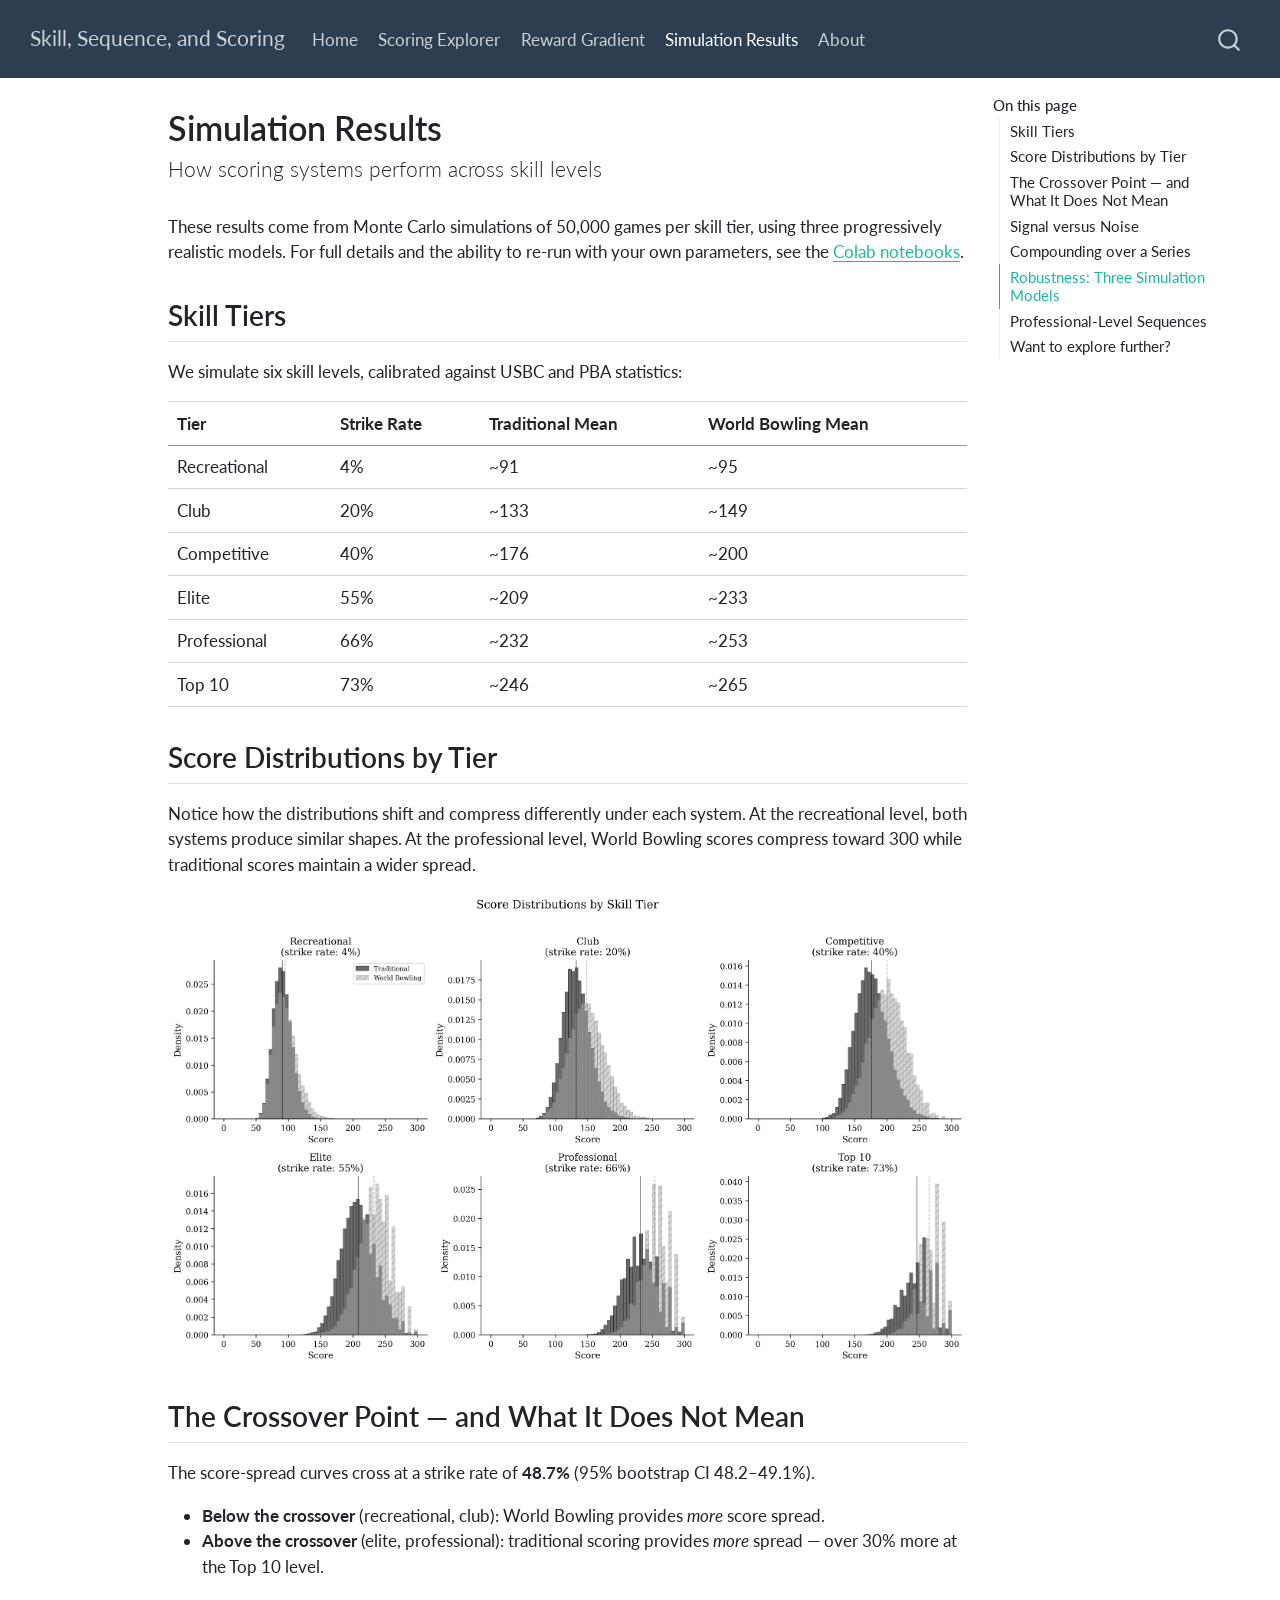
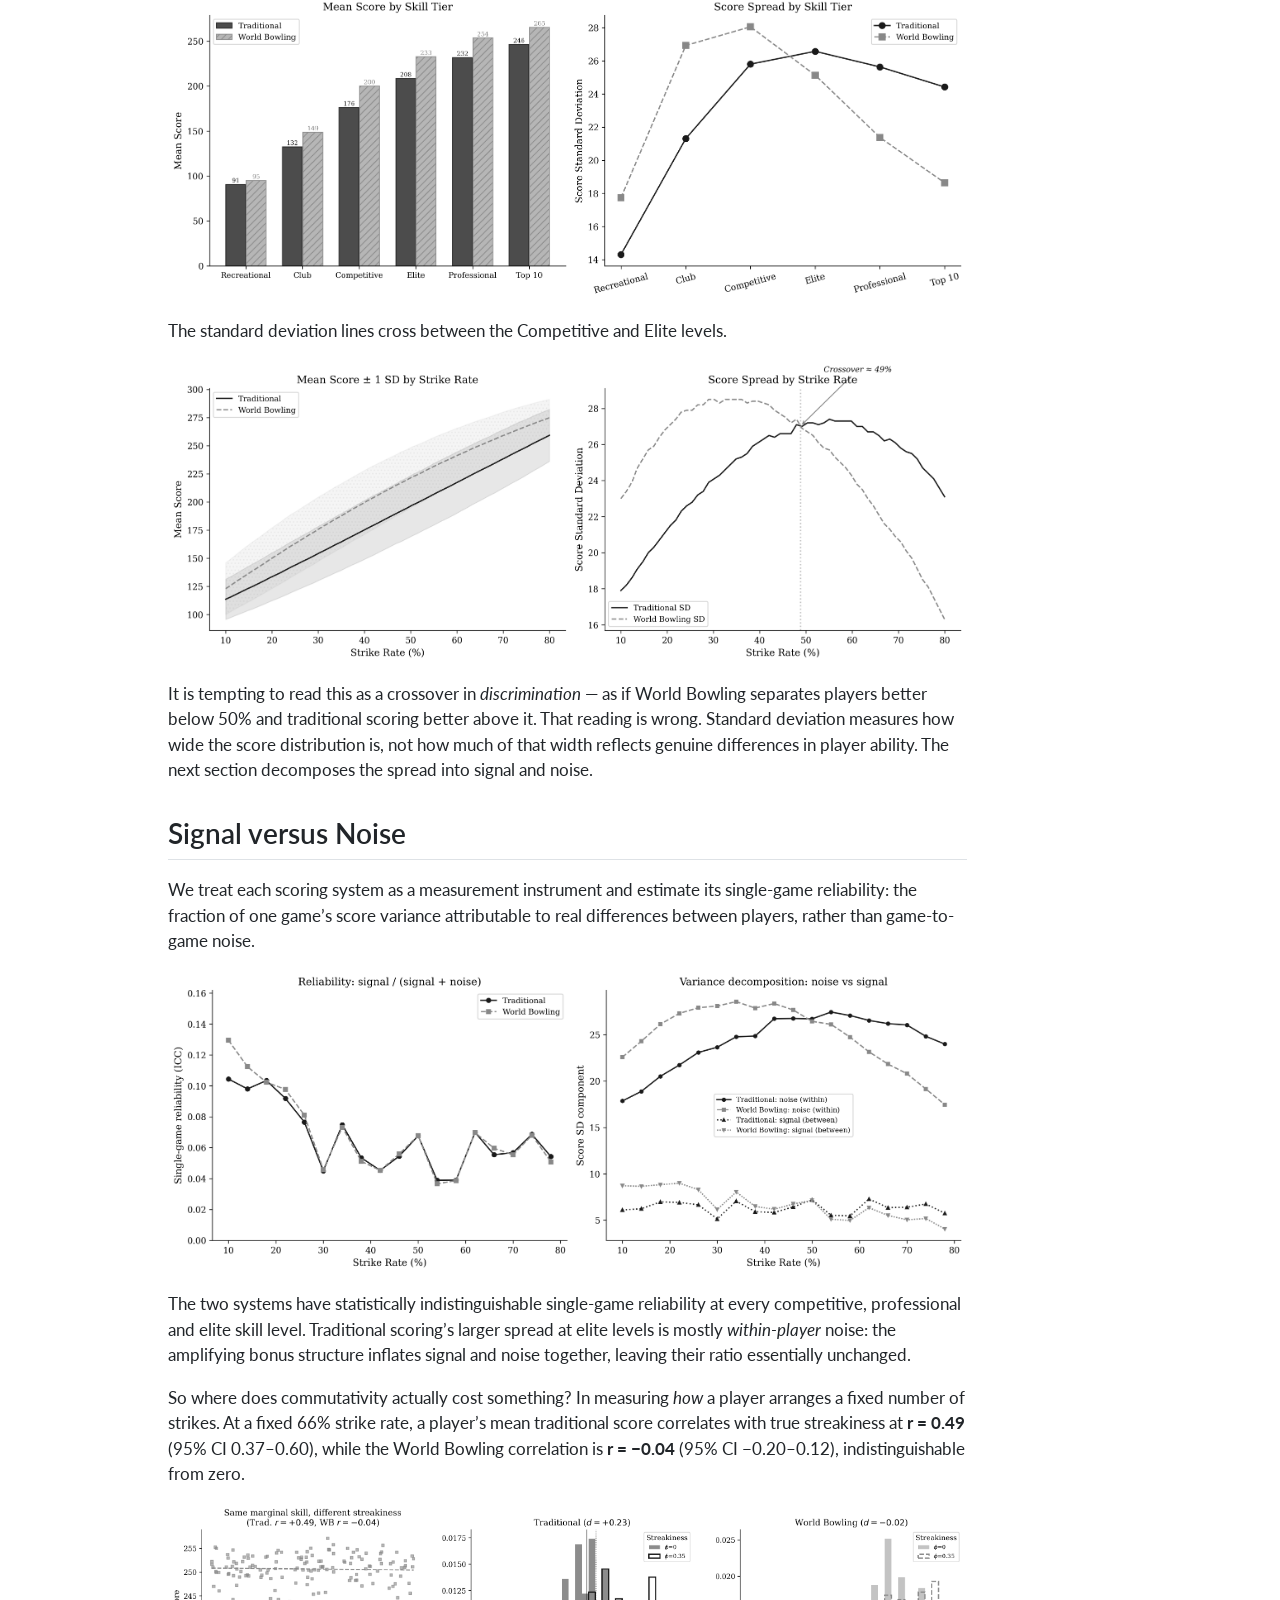
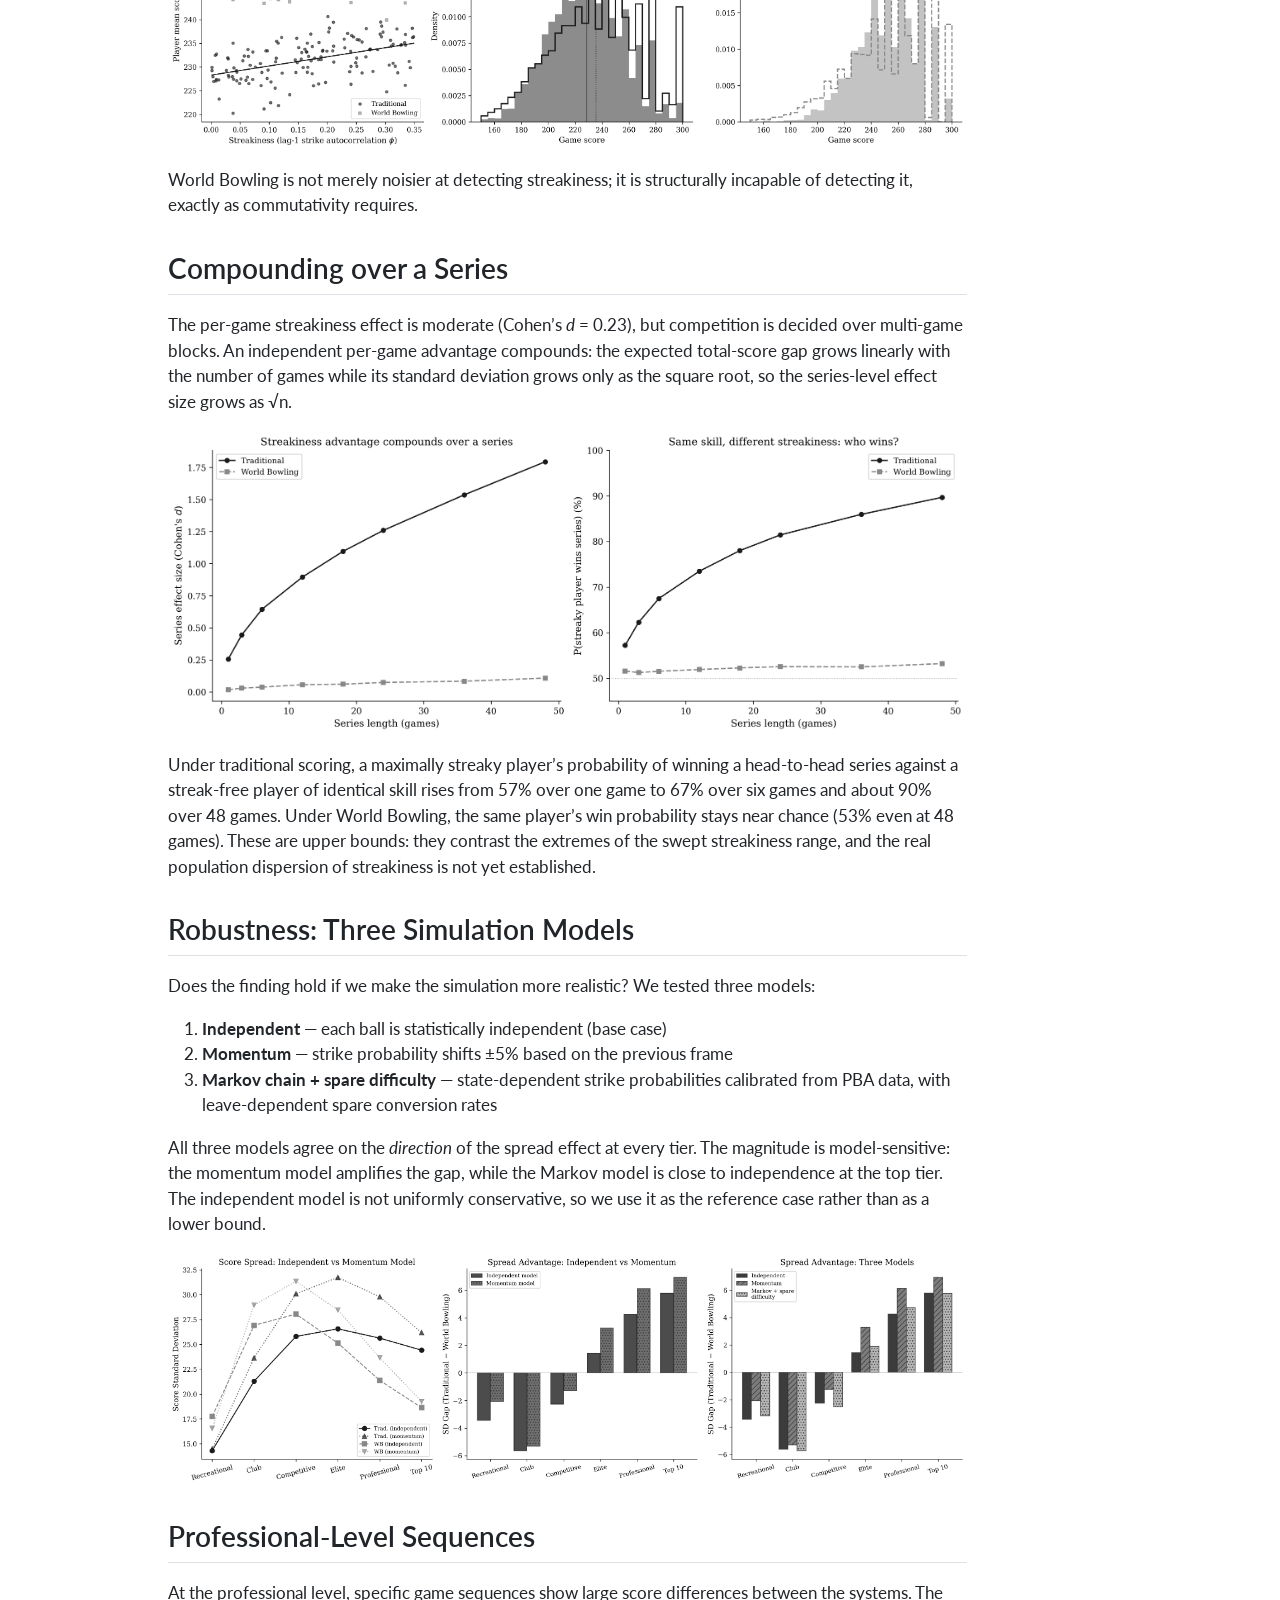
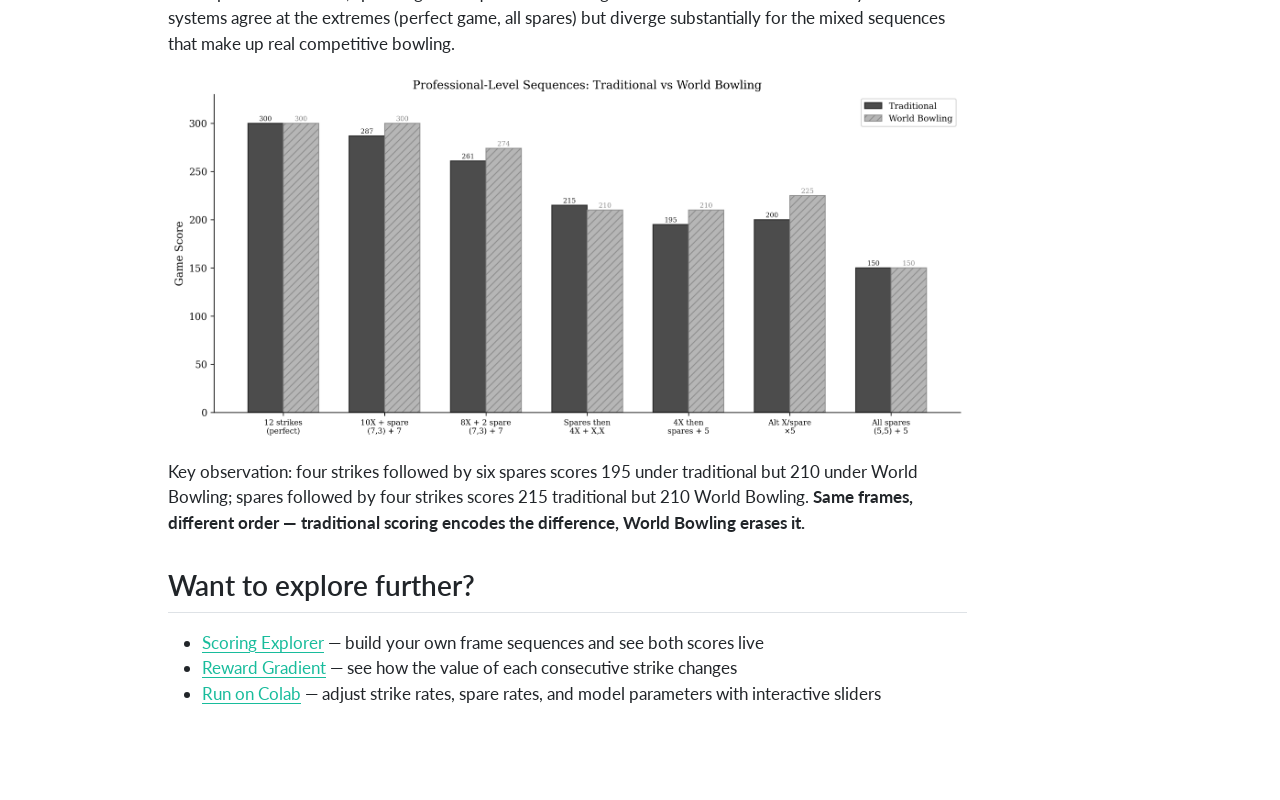
<file: docs/simulation.html>
<!DOCTYPE html>
<html xmlns="http://www.w3.org/1999/xhtml" lang="en" xml:lang="en"><head>

<meta charset="utf-8">
<meta name="generator" content="quarto-1.10.19">

<meta name="viewport" content="width=device-width, initial-scale=1.0, user-scalable=yes">


<title>Simulation Results – Skill, Sequence, and Scoring</title>
<style>
/* Default styles provided by pandoc.
** See https://pandoc.org/MANUAL.html#variables-for-html for config info.
*/
span.smallcaps{font-variant: small-caps;}
div.columns{display: flex; gap: 1.5em;}
div.column{flex: auto;}
@media screen {
div.columns{gap: min(4vw, 1.5em);}
div.column{overflow-x: auto;}
}
div.hanging-indent{margin-left: 1.5em; text-indent: -1.5em;}
ul.task-list{list-style: none;}
ul.task-list li input[type="checkbox"] {
  width: 0.8em;
  margin: 0 0.8em 0.2em -1em; /* quarto-specific, see https://github.com/quarto-dev/quarto-cli/issues/4556 */ 
  vertical-align: middle;
}
</style>


<script src="site_libs/quarto-nav/quarto-nav.js"></script>
<script src="site_libs/quarto-nav/headroom.min.js"></script>
<script src="site_libs/clipboard/clipboard.min.js"></script>
<script src="site_libs/quarto-search/autocomplete.umd.js"></script>
<script src="site_libs/quarto-search/fuse.min.js"></script>
<script src="site_libs/quarto-search/quarto-search.js"></script>
<meta name="quarto:offset" content="./">
<link href="./favicon.svg" rel="icon" type="image/svg+xml">
<script src="site_libs/quarto-html/quarto.js" type="module"></script>
<script src="site_libs/quarto-html/tabsets/tabsets.js" type="module"></script>
<script src="site_libs/quarto-html/popper.min.js"></script>
<script src="site_libs/quarto-html/tippy.umd.min.js"></script>
<script src="site_libs/quarto-html/anchor.min.js"></script>
<link href="site_libs/quarto-html/tippy.css" rel="stylesheet">
<link href="site_libs/quarto-html/quarto-syntax-highlighting-bf27225e3a48a9273f3daa8f8e829971.css" rel="stylesheet" id="quarto-text-highlighting-styles">
<script src="site_libs/bootstrap/bootstrap.min.js"></script>
<link href="site_libs/bootstrap/bootstrap-icons.css" rel="stylesheet">
<link href="site_libs/bootstrap/bootstrap-9d96f532d65220ca877c0304385df42f.min.css" rel="stylesheet" append-hash="true" id="quarto-bootstrap" data-mode="light">
<script id="quarto-search-options" type="application/json">{
  "location": "navbar",
  "copy-button": false,
  "collapse-after": 3,
  "panel-placement": "end",
  "type": "overlay",
  "limit": 50,
  "keyboard-shortcut": [
    "f",
    "/",
    "s"
  ],
  "show-item-context": false,
  "language": {
    "search-no-results-text": "No results",
    "search-matching-documents-text": "matching documents",
    "search-copy-link-title": "Copy link to search",
    "search-hide-matches-text": "Hide additional matches",
    "search-more-match-text": "more match in this document",
    "search-more-matches-text": "more matches in this document",
    "search-clear-button-title": "Clear",
    "search-text-placeholder": "",
    "search-detached-cancel-button-title": "Cancel",
    "search-submit-button-title": "Submit",
    "search-label": "Search"
  }
}</script>


<link rel="stylesheet" href="styles.css">
</head>

<body class="nav-fixed quarto-light">

<div id="quarto-search-results"></div>
  <header id="quarto-header" class="headroom fixed-top">
    <nav class="navbar navbar-expand-lg " data-bs-theme="dark">
      <div class="navbar-container container-fluid">
      <div class="navbar-brand-container mx-auto">
    <a class="navbar-brand" href="./index.html">
    <span class="navbar-title">Skill, Sequence, and Scoring</span>
    </a>
  </div>
            <div id="quarto-search" class="" title="Search"></div>
          <button class="navbar-toggler" type="button" data-bs-toggle="collapse" data-bs-target="#navbarCollapse" aria-controls="navbarCollapse" role="menu" aria-expanded="false" aria-label="Toggle navigation" onclick="if (window.quartoToggleHeadroom) { window.quartoToggleHeadroom(); }">
  <span class="navbar-toggler-icon"></span>
</button>
          <div class="collapse navbar-collapse" id="navbarCollapse">
            <ul class="navbar-nav navbar-nav-scroll me-auto">
  <li class="nav-item">
    <a class="nav-link" href="./index.html"> 
<span class="menu-text">Home</span></a>
  </li>  
  <li class="nav-item">
    <a class="nav-link" href="./explorer.html"> 
<span class="menu-text">Scoring Explorer</span></a>
  </li>  
  <li class="nav-item">
    <a class="nav-link" href="./reward.html"> 
<span class="menu-text">Reward Gradient</span></a>
  </li>  
  <li class="nav-item">
    <a class="nav-link active" href="./simulation.html" aria-current="page"> 
<span class="menu-text">Simulation Results</span></a>
  </li>  
  <li class="nav-item">
    <a class="nav-link" href="./about.html"> 
<span class="menu-text">About</span></a>
  </li>  
</ul>
          </div> <!-- /navcollapse -->
            <div class="quarto-navbar-tools">
</div>
      </div> <!-- /container-fluid -->
    </nav>
</header>
<!-- content -->
<div id="quarto-content" class="quarto-container page-columns page-rows-contents page-layout-article page-navbar">
<!-- sidebar -->
<!-- margin-sidebar -->
    <div id="quarto-margin-sidebar" class="sidebar margin-sidebar">
        <nav id="TOC" role="doc-toc" class="toc-active">
    <h2 id="toc-title">On this page</h2>
   
  <ul>
  <li><a href="#skill-tiers" id="toc-skill-tiers" class="nav-link active" data-scroll-target="#skill-tiers">Skill Tiers</a></li>
  <li><a href="#score-distributions-by-tier" id="toc-score-distributions-by-tier" class="nav-link" data-scroll-target="#score-distributions-by-tier">Score Distributions by Tier</a></li>
  <li><a href="#the-crossover-point-and-what-it-does-not-mean" id="toc-the-crossover-point-and-what-it-does-not-mean" class="nav-link" data-scroll-target="#the-crossover-point-and-what-it-does-not-mean">The Crossover Point — and What It Does Not Mean</a></li>
  <li><a href="#signal-versus-noise" id="toc-signal-versus-noise" class="nav-link" data-scroll-target="#signal-versus-noise">Signal versus Noise</a></li>
  <li><a href="#compounding-over-a-series" id="toc-compounding-over-a-series" class="nav-link" data-scroll-target="#compounding-over-a-series">Compounding over a Series</a></li>
  <li><a href="#robustness-three-simulation-models" id="toc-robustness-three-simulation-models" class="nav-link" data-scroll-target="#robustness-three-simulation-models">Robustness: Three Simulation Models</a></li>
  <li><a href="#professional-level-sequences" id="toc-professional-level-sequences" class="nav-link" data-scroll-target="#professional-level-sequences">Professional-Level Sequences</a></li>
  <li><a href="#want-to-explore-further" id="toc-want-to-explore-further" class="nav-link" data-scroll-target="#want-to-explore-further">Want to explore further?</a></li>
  </ul>
</nav>
    </div>
<!-- main -->
<main class="content" id="quarto-document-content">

<header id="title-block-header" class="quarto-title-block default">
<div class="quarto-title">
<h1 class="title">Simulation Results</h1>
<p class="subtitle lead">How scoring systems perform across skill levels</p>
</div>



<div class="quarto-title-meta">

    
  
    
  </div>
  


</header>


<p>These results come from Monte Carlo simulations of 50,000 games per skill tier, using three progressively realistic models. For full details and the ability to re-run with your own parameters, see the <a href="https://colab.research.google.com/github/michael-borck/skill-sequence-scoring/blob/main/notebooks/01_paper_results.ipynb">Colab notebooks</a>.</p>
<section id="skill-tiers" class="level2">
<h2 class="anchored" data-anchor-id="skill-tiers">Skill Tiers</h2>
<p>We simulate six skill levels, calibrated against USBC and PBA statistics:</p>
<table class="caption-top table">
<thead>
<tr class="header">
<th>Tier</th>
<th>Strike Rate</th>
<th>Traditional Mean</th>
<th>World Bowling Mean</th>
</tr>
</thead>
<tbody>
<tr class="odd">
<td>Recreational</td>
<td>4%</td>
<td>~91</td>
<td>~95</td>
</tr>
<tr class="even">
<td>Club</td>
<td>20%</td>
<td>~133</td>
<td>~149</td>
</tr>
<tr class="odd">
<td>Competitive</td>
<td>40%</td>
<td>~176</td>
<td>~200</td>
</tr>
<tr class="even">
<td>Elite</td>
<td>55%</td>
<td>~209</td>
<td>~233</td>
</tr>
<tr class="odd">
<td>Professional</td>
<td>66%</td>
<td>~232</td>
<td>~253</td>
</tr>
<tr class="even">
<td>Top 10</td>
<td>73%</td>
<td>~246</td>
<td>~265</td>
</tr>
</tbody>
</table>
</section>
<section id="score-distributions-by-tier" class="level2">
<h2 class="anchored" data-anchor-id="score-distributions-by-tier">Score Distributions by Tier</h2>
<p>Notice how the distributions shift and compress differently under each system. At the recreational level, both systems produce similar shapes. At the professional level, World Bowling scores compress toward 300 while traditional scores maintain a wider spread.</p>
<p><img src="images/fig8_tier_distributions.png" class="img-fluid"></p>
</section>
<section id="the-crossover-point-and-what-it-does-not-mean" class="level2">
<h2 class="anchored" data-anchor-id="the-crossover-point-and-what-it-does-not-mean">The Crossover Point — and What It Does Not Mean</h2>
<p>The score-spread curves cross at a strike rate of <strong>48.7%</strong> (95% bootstrap CI 48.2–49.1%).</p>
<ul>
<li><strong>Below the crossover</strong> (recreational, club): World Bowling provides <em>more</em> score spread.</li>
<li><strong>Above the crossover</strong> (elite, professional): traditional scoring provides <em>more</em> spread — over 30% more at the Top 10 level.</li>
</ul>
<p><img src="images/fig9_mean_scores_tiers.png" class="img-fluid"></p>
<p>The standard deviation lines cross between the Competitive and Elite levels.</p>
<p><img src="images/fig10_crossover_analysis.png" class="img-fluid"></p>
<p>It is tempting to read this as a crossover in <em>discrimination</em> — as if World Bowling separates players better below 50% and traditional scoring better above it. That reading is wrong. Standard deviation measures how wide the score distribution is, not how much of that width reflects genuine differences in player ability. The next section decomposes the spread into signal and noise.</p>
</section>
<section id="signal-versus-noise" class="level2">
<h2 class="anchored" data-anchor-id="signal-versus-noise">Signal versus Noise</h2>
<p>We treat each scoring system as a measurement instrument and estimate its single-game reliability: the fraction of one game’s score variance attributable to real differences between players, rather than game-to-game noise.</p>
<p><img src="images/fig14_reliability.png" class="img-fluid"></p>
<p>The two systems have statistically indistinguishable single-game reliability at every competitive, professional and elite skill level. Traditional scoring’s larger spread at elite levels is mostly <em>within-player</em> noise: the amplifying bonus structure inflates signal and noise together, leaving their ratio essentially unchanged.</p>
<p>So where does commutativity actually cost something? In measuring <em>how</em> a player arranges a fixed number of strikes. At a fixed 66% strike rate, a player’s mean traditional score correlates with true streakiness at <strong>r = 0.49</strong> (95% CI 0.37–0.60), while the World Bowling correlation is <strong>r = −0.04</strong> (95% CI −0.20–0.12), indistinguishable from zero.</p>
<p><img src="images/fig15_streakiness.png" class="img-fluid"></p>
<p>World Bowling is not merely noisier at detecting streakiness; it is structurally incapable of detecting it, exactly as commutativity requires.</p>
</section>
<section id="compounding-over-a-series" class="level2">
<h2 class="anchored" data-anchor-id="compounding-over-a-series">Compounding over a Series</h2>
<p>The per-game streakiness effect is moderate (Cohen’s <em>d</em> = 0.23), but competition is decided over multi-game blocks. An independent per-game advantage compounds: the expected total-score gap grows linearly with the number of games while its standard deviation grows only as the square root, so the series-level effect size grows as √n.</p>
<p><img src="images/fig16_series_compounding.png" class="img-fluid"></p>
<p>Under traditional scoring, a maximally streaky player’s probability of winning a head-to-head series against a streak-free player of identical skill rises from 57% over one game to 67% over six games and about 90% over 48 games. Under World Bowling, the same player’s win probability stays near chance (53% even at 48 games). These are upper bounds: they contrast the extremes of the swept streakiness range, and the real population dispersion of streakiness is not yet established.</p>
</section>
<section id="robustness-three-simulation-models" class="level2">
<h2 class="anchored" data-anchor-id="robustness-three-simulation-models">Robustness: Three Simulation Models</h2>
<p>Does the finding hold if we make the simulation more realistic? We tested three models:</p>
<ol type="1">
<li><strong>Independent</strong> — each ball is statistically independent (base case)</li>
<li><strong>Momentum</strong> — strike probability shifts ±5% based on the previous frame</li>
<li><strong>Markov chain + spare difficulty</strong> — state-dependent strike probabilities calibrated from PBA data, with leave-dependent spare conversion rates</li>
</ol>
<p>All three models agree on the <em>direction</em> of the spread effect at every tier. The magnitude is model-sensitive: the momentum model amplifies the gap, while the Markov model is close to independence at the top tier. The independent model is not uniformly conservative, so we use it as the reference case rather than as a lower bound.</p>
<p><img src="images/fig12_model_robustness.png" class="img-fluid"></p>
</section>
<section id="professional-level-sequences" class="level2">
<h2 class="anchored" data-anchor-id="professional-level-sequences">Professional-Level Sequences</h2>
<p>At the professional level, specific game sequences show large score differences between the systems. The systems agree at the extremes (perfect game, all spares) but diverge substantially for the mixed sequences that make up real competitive bowling.</p>
<p><img src="images/fig11_professional_sequences.png" class="img-fluid"></p>
<p>Key observation: four strikes followed by six spares scores 195 under traditional but 210 under World Bowling; spares followed by four strikes scores 215 traditional but 210 World Bowling. <strong>Same frames, different order — traditional scoring encodes the difference, World Bowling erases it.</strong></p>
</section>
<section id="want-to-explore-further" class="level2">
<h2 class="anchored" data-anchor-id="want-to-explore-further">Want to explore further?</h2>
<ul>
<li><strong><a href="./explorer.html">Scoring Explorer</a></strong> — build your own frame sequences and see both scores live</li>
<li><strong><a href="./reward.html">Reward Gradient</a></strong> — see how the value of each consecutive strike changes</li>
<li><strong><a href="https://colab.research.google.com/github/michael-borck/skill-sequence-scoring/blob/main/notebooks/02_interactive_explorer.ipynb">Run on Colab</a></strong> — adjust strike rates, spare rates, and model parameters with interactive sliders</li>
</ul>


</section>

</main> <!-- /main -->
<script id="quarto-html-after-body" type="application/javascript">
  window.document.addEventListener("DOMContentLoaded", function (event) {
    const icon = "";
    const anchorJS = new window.AnchorJS();
    anchorJS.options = {
      placement: 'right',
      icon: icon
    };
    anchorJS.add('.anchored');
    const isCodeAnnotation = (el) => {
      for (const clz of el.classList) {
        if (clz.startsWith('code-annotation-')) {                     
          return true;
        }
      }
      return false;
    }
    const onCopySuccess = function(e) {
      // button target
      const button = e.trigger;
      // don't keep focus
      button.blur();
      // flash "checked"
      button.classList.add('code-copy-button-checked');
      var currentTitle = button.getAttribute("title");
      button.setAttribute("title", "Copied!");
      let tooltip;
      if (window.bootstrap) {
        button.setAttribute("data-bs-toggle", "tooltip");
        button.setAttribute("data-bs-placement", "left");
        button.setAttribute("data-bs-title", "Copied!");
        tooltip = new bootstrap.Tooltip(button, 
          { trigger: "manual", 
            customClass: "code-copy-button-tooltip",
            offset: [0, -8]});
        tooltip.show();    
      }
      setTimeout(function() {
        if (tooltip) {
          tooltip.hide();
          button.removeAttribute("data-bs-title");
          button.removeAttribute("data-bs-toggle");
          button.removeAttribute("data-bs-placement");
        }
        button.setAttribute("title", currentTitle);
        button.classList.remove('code-copy-button-checked');
      }, 1000);
      // clear code selection
      e.clearSelection();
    }
    const getTextToCopy = function(trigger) {
      const outerScaffold = trigger.parentElement.cloneNode(true);
      const codeEl = outerScaffold.querySelector('code');
      for (const childEl of codeEl.children) {
        if (isCodeAnnotation(childEl)) {
          childEl.remove();
        }
      }
      return codeEl.innerText;
    }
    const clipboard = new window.ClipboardJS('.code-copy-button:not([data-in-quarto-modal])', {
      text: getTextToCopy
    });
    clipboard.on('success', onCopySuccess);
    if (window.document.getElementById('quarto-embedded-source-code-modal')) {
      const clipboardModal = new window.ClipboardJS('.code-copy-button[data-in-quarto-modal]', {
        text: getTextToCopy,
        container: window.document.getElementById('quarto-embedded-source-code-modal')
      });
      clipboardModal.on('success', onCopySuccess);
    }
      var localhostRegex = new RegExp(/^(?:http|https):\/\/localhost\:?[0-9]*\//);
      var mailtoRegex = new RegExp(/^mailto:/);
        var filterRegex = new RegExp('/' + window.location.host + '/');
      var isInternal = (href) => {
          return filterRegex.test(href) || localhostRegex.test(href) || mailtoRegex.test(href);
      }
      // Inspect non-navigation links and adorn them if external
     var links = window.document.querySelectorAll('a[href]:not(.nav-link):not(.navbar-brand):not(.toc-action):not(.sidebar-link):not(.sidebar-item-toggle):not(.pagination-link):not(.no-external):not([aria-hidden]):not(.dropdown-item):not(.quarto-navigation-tool):not(.about-link)');
      for (var i=0; i<links.length; i++) {
        const link = links[i];
        if (!isInternal(link.href)) {
          // undo the damage that might have been done by quarto-nav.js in the case of
          // links that we want to consider external
          if (link.dataset.originalHref !== undefined) {
            link.href = link.dataset.originalHref;
          }
        }
      }
    function tippyHover(el, contentFn, onTriggerFn, onUntriggerFn) {
      const config = {
        allowHTML: true,
        maxWidth: 500,
        delay: 100,
        arrow: false,
        appendTo: function(el) {
            return el.parentElement;
        },
        interactive: true,
        interactiveBorder: 10,
        theme: 'quarto',
        placement: 'bottom-start',
      };
      if (contentFn) {
        config.content = contentFn;
      }
      if (onTriggerFn) {
        config.onTrigger = onTriggerFn;
      }
      if (onUntriggerFn) {
        config.onUntrigger = onUntriggerFn;
      }
      window.tippy(el, config); 
    }
    const noterefs = window.document.querySelectorAll('a[role="doc-noteref"]');
    for (var i=0; i<noterefs.length; i++) {
      const ref = noterefs[i];
      tippyHover(ref, function() {
        // use id or data attribute instead here
        let href = ref.getAttribute('data-footnote-href') || ref.getAttribute('href');
        try { href = new URL(href).hash; } catch {}
        const id = href.replace(/^#\/?/, "");
        const note = window.document.getElementById(id);
        if (note) {
          return note.innerHTML;
        } else {
          return "";
        }
      });
    }
    const xrefs = window.document.querySelectorAll('a.quarto-xref');
    const processXRef = (id, note) => {
      // Strip column container classes
      const stripColumnClz = (el) => {
        el.classList.remove("page-full", "page-columns");
        if (el.children) {
          for (const child of el.children) {
            stripColumnClz(child);
          }
        }
      }
      stripColumnClz(note)
      if (id === null || id.startsWith('sec-')) {
        // Special case sections, only their first couple elements
        const container = document.createElement("div");
        if (note.children && note.children.length > 2) {
          container.appendChild(note.children[0].cloneNode(true));
          for (let i = 1; i < note.children.length; i++) {
            const child = note.children[i];
            if (child.tagName === "P" && child.innerText === "") {
              continue;
            } else {
              container.appendChild(child.cloneNode(true));
              break;
            }
          }
          if (window.Quarto?.typesetMath) {
            window.Quarto.typesetMath(container);
          }
          return container.innerHTML
        } else {
          if (window.Quarto?.typesetMath) {
            window.Quarto.typesetMath(note);
          }
          return note.innerHTML;
        }
      } else {
        // Remove any anchor links if they are present
        const anchorLink = note.querySelector('a.anchorjs-link');
        if (anchorLink) {
          anchorLink.remove();
        }
        if (window.Quarto?.typesetMath) {
          window.Quarto.typesetMath(note);
        }
        if (note.classList.contains("callout")) {
          return note.outerHTML;
        } else {
          return note.innerHTML;
        }
      }
    }
    for (var i=0; i<xrefs.length; i++) {
      const xref = xrefs[i];
      tippyHover(xref, undefined, function(instance) {
        instance.disable();
        let url = xref.getAttribute('href');
        let hash = undefined; 
        if (url.startsWith('#')) {
          hash = url;
        } else {
          try { hash = new URL(url).hash; } catch {}
        }
        if (hash) {
          const id = hash.replace(/^#\/?/, "");
          const note = window.document.getElementById(id);
          if (note !== null) {
            try {
              const html = processXRef(id, note.cloneNode(true));
              instance.setContent(html);
            } finally {
              instance.enable();
              instance.show();
            }
          } else {
            // See if we can fetch this
            fetch(url.split('#')[0])
            .then(res => res.text())
            .then(html => {
              const parser = new DOMParser();
              const htmlDoc = parser.parseFromString(html, "text/html");
              const note = htmlDoc.getElementById(id);
              if (note !== null) {
                const html = processXRef(id, note);
                instance.setContent(html);
              } 
            }).finally(() => {
              instance.enable();
              instance.show();
            });
          }
        } else {
          // See if we can fetch a full url (with no hash to target)
          // This is a special case and we should probably do some content thinning / targeting
          fetch(url)
          .then(res => res.text())
          .then(html => {
            const parser = new DOMParser();
            const htmlDoc = parser.parseFromString(html, "text/html");
            const note = htmlDoc.querySelector('main.content');
            if (note !== null) {
              // This should only happen for chapter cross references
              // (since there is no id in the URL)
              // remove the first header
              if (note.children.length > 0 && note.children[0].tagName === "HEADER") {
                note.children[0].remove();
              }
              const html = processXRef(null, note);
              instance.setContent(html);
            } 
          }).finally(() => {
            instance.enable();
            instance.show();
          });
        }
      }, function(instance) {
      });
    }
        let selectedAnnoteEl;
        const selectorForAnnotation = ( cell, annotation) => {
          let cellAttr = 'data-code-cell="' + cell + '"';
          let lineAttr = 'data-code-annotation="' +  annotation + '"';
          const selector = 'span[' + cellAttr + '][' + lineAttr + ']';
          return selector;
        }
        const selectCodeLines = (annoteEl) => {
          const doc = window.document;
          const targetCell = annoteEl.getAttribute("data-target-cell");
          const targetAnnotation = annoteEl.getAttribute("data-target-annotation");
          const annoteSpan = window.document.querySelector(selectorForAnnotation(targetCell, targetAnnotation));
          const lines = annoteSpan.getAttribute("data-code-lines").split(",");
          const lineIds = lines.map((line) => {
            return targetCell + "-" + line;
          })
          let top = null;
          let height = null;
          let parent = null;
          if (lineIds.length > 0) {
              //compute the position of the single el (top and bottom and make a div)
              const el = window.document.getElementById(lineIds[0]);
              top = el.offsetTop;
              height = el.offsetHeight;
              parent = el.parentElement.parentElement;
            if (lineIds.length > 1) {
              const lastEl = window.document.getElementById(lineIds[lineIds.length - 1]);
              const bottom = lastEl.offsetTop + lastEl.offsetHeight;
              height = bottom - top;
            }
            if (top !== null && height !== null && parent !== null) {
              // cook up a div (if necessary) and position it 
              let div = window.document.getElementById("code-annotation-line-highlight");
              if (div === null) {
                div = window.document.createElement("div");
                div.setAttribute("id", "code-annotation-line-highlight");
                div.style.position = 'absolute';
                parent.appendChild(div);
              }
              div.style.top = top - 2 + "px";
              div.style.height = height + 4 + "px";
              div.style.left = 0;
              let gutterDiv = window.document.getElementById("code-annotation-line-highlight-gutter");
              if (gutterDiv === null) {
                gutterDiv = window.document.createElement("div");
                gutterDiv.setAttribute("id", "code-annotation-line-highlight-gutter");
                gutterDiv.style.position = 'absolute';
                const codeCell = window.document.getElementById(targetCell);
                const gutter = codeCell.querySelector('.code-annotation-gutter');
                gutter.appendChild(gutterDiv);
              }
              gutterDiv.style.top = top - 2 + "px";
              gutterDiv.style.height = height + 4 + "px";
            }
            selectedAnnoteEl = annoteEl;
          }
        };
        const unselectCodeLines = () => {
          const elementsIds = ["code-annotation-line-highlight", "code-annotation-line-highlight-gutter"];
          elementsIds.forEach((elId) => {
            const div = window.document.getElementById(elId);
            if (div) {
              div.remove();
            }
          });
          selectedAnnoteEl = undefined;
        };
          // Handle positioning of the toggle
      window.addEventListener(
        "resize",
        throttle(() => {
          elRect = undefined;
          if (selectedAnnoteEl) {
            selectCodeLines(selectedAnnoteEl);
          }
        }, 10)
      );
      function throttle(fn, ms) {
      let throttle = false;
      let timer;
        return (...args) => {
          if(!throttle) { // first call gets through
              fn.apply(this, args);
              throttle = true;
          } else { // all the others get throttled
              if(timer) clearTimeout(timer); // cancel #2
              timer = setTimeout(() => {
                fn.apply(this, args);
                timer = throttle = false;
              }, ms);
          }
        };
      }
        // Attach click handler to the DT
        const annoteDls = window.document.querySelectorAll('dt[data-target-cell]');
        for (const annoteDlNode of annoteDls) {
          annoteDlNode.addEventListener('click', (event) => {
            const clickedEl = event.target;
            if (clickedEl !== selectedAnnoteEl) {
              unselectCodeLines();
              const activeEl = window.document.querySelector('dt[data-target-cell].code-annotation-active');
              if (activeEl) {
                activeEl.classList.remove('code-annotation-active');
              }
              selectCodeLines(clickedEl);
              clickedEl.classList.add('code-annotation-active');
            } else {
              // Unselect the line
              unselectCodeLines();
              clickedEl.classList.remove('code-annotation-active');
            }
          });
        }
    const findCites = (el) => {
      const parentEl = el.parentElement;
      if (parentEl) {
        const cites = parentEl.dataset.cites;
        if (cites) {
          return {
            el,
            cites: cites.split(' ')
          };
        } else {
          return findCites(el.parentElement)
        }
      } else {
        return undefined;
      }
    };
    var bibliorefs = window.document.querySelectorAll('a[role="doc-biblioref"]');
    for (var i=0; i<bibliorefs.length; i++) {
      const ref = bibliorefs[i];
      const citeInfo = findCites(ref);
      if (citeInfo) {
        tippyHover(citeInfo.el, function() {
          var popup = window.document.createElement('div');
          citeInfo.cites.forEach(function(cite) {
            var citeDiv = window.document.createElement('div');
            citeDiv.classList.add('hanging-indent');
            citeDiv.classList.add('csl-entry');
            var biblioDiv = window.document.getElementById('ref-' + cite);
            if (biblioDiv) {
              citeDiv.innerHTML = biblioDiv.innerHTML;
            }
            popup.appendChild(citeDiv);
          });
          return popup.innerHTML;
        });
      }
    }
  });
  </script>
</div> <!-- /content -->




</body></html>
</file>
<file: docs/site_libs/quarto-html/tippy.css>
.tippy-box[data-animation=fade][data-state=hidden]{opacity:0}[data-tippy-root]{max-width:calc(100vw - 10px)}.tippy-box{position:relative;background-color:#333;color:#fff;border-radius:4px;font-size:14px;line-height:1.4;white-space:normal;outline:0;transition-property:transform,visibility,opacity}.tippy-box[data-placement^=top]>.tippy-arrow{bottom:0}.tippy-box[data-placement^=top]>.tippy-arrow:before{bottom:-7px;left:0;border-width:8px 8px 0;border-top-color:initial;transform-origin:center top}.tippy-box[data-placement^=bottom]>.tippy-arrow{top:0}.tippy-box[data-placement^=bottom]>.tippy-arrow:before{top:-7px;left:0;border-width:0 8px 8px;border-bottom-color:initial;transform-origin:center bottom}.tippy-box[data-placement^=left]>.tippy-arrow{right:0}.tippy-box[data-placement^=left]>.tippy-arrow:before{border-width:8px 0 8px 8px;border-left-color:initial;right:-7px;transform-origin:center left}.tippy-box[data-placement^=right]>.tippy-arrow{left:0}.tippy-box[data-placement^=right]>.tippy-arrow:before{left:-7px;border-width:8px 8px 8px 0;border-right-color:initial;transform-origin:center right}.tippy-box[data-inertia][data-state=visible]{transition-timing-function:cubic-bezier(.54,1.5,.38,1.11)}.tippy-arrow{width:16px;height:16px;color:#333}.tippy-arrow:before{content:"";position:absolute;border-color:transparent;border-style:solid}.tippy-content{position:relative;padding:5px 9px;z-index:1}
</file>
<file: docs/site_libs/quarto-html/quarto-syntax-highlighting-bf27225e3a48a9273f3daa8f8e829971.css>
/* quarto syntax highlight colors */
:root {
  --quarto-hl-ot-color: #003B4F;
  --quarto-hl-at-color: #657422;
  --quarto-hl-ss-color: #20794D;
  --quarto-hl-an-color: #5E5E5E;
  --quarto-hl-fu-color: #4758AB;
  --quarto-hl-st-color: #20794D;
  --quarto-hl-cf-color: #003B4F;
  --quarto-hl-op-color: #5E5E5E;
  --quarto-hl-er-color: #AD0000;
  --quarto-hl-bn-color: #AD0000;
  --quarto-hl-al-color: #AD0000;
  --quarto-hl-va-color: #111111;
  --quarto-hl-bu-color: inherit;
  --quarto-hl-ex-color: inherit;
  --quarto-hl-pp-color: #AD0000;
  --quarto-hl-in-color: #5E5E5E;
  --quarto-hl-vs-color: #20794D;
  --quarto-hl-wa-color: #5E5E5E;
  --quarto-hl-do-color: #5E5E5E;
  --quarto-hl-im-color: #00769E;
  --quarto-hl-ch-color: #20794D;
  --quarto-hl-dt-color: #AD0000;
  --quarto-hl-fl-color: #AD0000;
  --quarto-hl-co-color: #5E5E5E;
  --quarto-hl-cv-color: #5E5E5E;
  --quarto-hl-cn-color: #8f5902;
  --quarto-hl-sc-color: #5E5E5E;
  --quarto-hl-dv-color: #AD0000;
  --quarto-hl-kw-color: #003B4F;
}

/* other quarto variables */
:root {
  --quarto-font-monospace: SFMono-Regular, Menlo, Monaco, Consolas, "Liberation Mono", "Courier New", monospace;
}

/* syntax highlight based on Pandoc's rules */
pre > code.sourceCode > span {
  color: #003B4F;
}

code.sourceCode > span {
  color: #003B4F;
}

div.sourceCode,
div.sourceCode pre.sourceCode {
  color: #003B4F;
}

/* Normal */
code span {
  color: #003B4F;
}

/* Alert */
code span.al {
  color: #AD0000;
  font-style: inherit;
}

/* Annotation */
code span.an {
  color: #5E5E5E;
  font-style: inherit;
}

/* Attribute */
code span.at {
  color: #657422;
  font-style: inherit;
}

/* BaseN */
code span.bn {
  color: #AD0000;
  font-style: inherit;
}

/* BuiltIn */
code span.bu {
  font-style: inherit;
}

/* ControlFlow */
code span.cf {
  color: #003B4F;
  font-weight: bold;
  font-style: inherit;
}

/* Char */
code span.ch {
  color: #20794D;
  font-style: inherit;
}

/* Constant */
code span.cn {
  color: #8f5902;
  font-style: inherit;
}

/* Comment */
code span.co {
  color: #5E5E5E;
  font-style: inherit;
}

/* CommentVar */
code span.cv {
  color: #5E5E5E;
  font-style: italic;
}

/* Documentation */
code span.do {
  color: #5E5E5E;
  font-style: italic;
}

/* DataType */
code span.dt {
  color: #AD0000;
  font-style: inherit;
}

/* DecVal */
code span.dv {
  color: #AD0000;
  font-style: inherit;
}

/* Error */
code span.er {
  color: #AD0000;
  font-style: inherit;
}

/* Extension */
code span.ex {
  font-style: inherit;
}

/* Float */
code span.fl {
  color: #AD0000;
  font-style: inherit;
}

/* Function */
code span.fu {
  color: #4758AB;
  font-style: inherit;
}

/* Import */
code span.im {
  color: #00769E;
  font-style: inherit;
}

/* Information */
code span.in {
  color: #5E5E5E;
  font-style: inherit;
}

/* Keyword */
code span.kw {
  color: #003B4F;
  font-weight: bold;
  font-style: inherit;
}

/* Operator */
code span.op {
  color: #5E5E5E;
  font-style: inherit;
}

/* Other */
code span.ot {
  color: #003B4F;
  font-style: inherit;
}

/* Preprocessor */
code span.pp {
  color: #AD0000;
  font-style: inherit;
}

/* SpecialChar */
code span.sc {
  color: #5E5E5E;
  font-style: inherit;
}

/* SpecialString */
code span.ss {
  color: #20794D;
  font-style: inherit;
}

/* String */
code span.st {
  color: #20794D;
  font-style: inherit;
}

/* Variable */
code span.va {
  color: #111111;
  font-style: inherit;
}

/* VerbatimString */
code span.vs {
  color: #20794D;
  font-style: inherit;
}

/* Warning */
code span.wa {
  color: #5E5E5E;
  font-style: italic;
}

.prevent-inlining {
  content: "</";
}

/*# sourceMappingURL=8be38f48d34c45af72792cbd699585e7.css.map */
</file>
<file: docs/styles.css>
.score-display {
  font-size: 2em;
  font-weight: bold;
  text-align: center;
  padding: 10px;
  margin: 5px;
  border-radius: 8px;
}
.trad-score {
  background: #e8e8e8;
  border: 2px solid #1a1a1a;
}
.world-score {
  background: #f5f5f5;
  border: 2px solid #888888;
  border-style: dashed;
}
.frame-btn {
  padding: 8px 12px;
  margin: 3px;
  border-radius: 4px;
  cursor: pointer;
  font-size: 0.9em;
}
.frame-btn.strike { background: #1a1a1a; color: white; }
.frame-btn.spare { background: #888888; color: white; }
.frame-btn.open { background: #cccccc; color: black; }
</file>
<file: docs/site_libs/quarto-ojs/quarto-ojs.css>
span.ojs-inline span div {
  display: inline-block;
}

/* add some breathing room between display outputs and text especially */
div.cell + section,
div.cell + h1,
div.cell + h2,
div.cell + h3,
div.cell + h4,
div.cell + h5,
div.cell + h6,
div.cell + p {
  margin-top: 1rem;
}

div[nodetype="declaration"]:not([data-output="all"])
  div.observablehq:not(observablehq--error) {
  display: none;
}

/* mimic bootstrap behavior which is always correct in observablehq outputs */
.observablehq a:not([href]):not([class]),
.observablehq a:not([href]):not([class]):hover {
  color: inherit;
  text-decoration: none;
}

.observablehq .observablehq--inspect {
  --code-fallback: Consolas, monaco, monospace;
  font-family: var(--bs-font-monospace, var(--code-fallback));
  font-size: 0.8em;
}

.observablehq--field {
  margin-left: 1rem;
}

.observablehq--caret {
  margin-right: 2px;
  vertical-align: baseline;
}

.observablehq--collapsed,
.observablehq--expanded.observablehq--inspect a {
  cursor: pointer;
}

/* classes directly from observable's runtime */
.observablehq--key,
.observablehq--index {
  color: var(--quarto-hl-dt-color);
}

.observablehq--string {
  color: var(--quarto-hl-st-color);
}

.observablehq--bigint,
.observablehq--date,
.observablehq--number,
.observablehq--regexp,
.observablehq--symbol {
  color: var(--quarto-hl-dv-color);
}

.observablehq--null,
.observablehq--boolean,
.observablehq--undefined,
.observablehq--keyword {
  color: var(--quarto-hl-kw-color);
}

/* In addition, their import statements specifically come highlighted by hljs.
   (probably some legacy feature of theirs?) We handle those here as well. 

   Just to be on the safe side, we select on observable's 'md-pre'
   class as well, in case someone else uses hljs and wishes to put
   their own highlighting.

   TODO Note that to make our highlighting consistent, we're
   overriding the "im" class to present like a keyword. I should make
   sure this looks right everywhere, but I don't know how to test it
   comprehensively.
*/

code.javascript span.im {
  color: var(--quarto-hl-kw-color);
}

pre.observablehq--md-pre span.hljs-keyword {
  color: var(--quarto-hl-kw-color);
}

pre.observablehq--md-pre span.hljs-string {
  color: var(--quarto-hl-st-color);
}

pre.observablehq--md-pre .span.hljs-date,
pre.observablehq--md-pre .span.hljs-number,
pre.observablehq--md-pre .span.hljs-regexp,
pre.observablehq--md-pre .span.hljs-symbol {
  color: var(--quarto-hl-dv-color);
}

/* Other general niceties, but it's possible that we should do this on a page-by-page basis */

input {
  vertical-align: middle;
}

input[type="radio"],
input[type="checkbox"] {
  margin: 0px 0px 3px 0px;
}

.observable-in-a-box-waiting-for-module-import {
  visibility: hidden;
}

/* play nicely w/ sidebar layout */
.panel-sidebar .observablehq > form[class^="oi-"] {
  flex-wrap: wrap !important;
}

/* likely that this only makes sense with bootstrap. TODO check with charles */
.observablehq table {
  font-size: 0.9em !important;
}

.quarto-ojs-hide {
  display: none;
}

.quarto-ojs-error-pinpoint {
  border-bottom: 2px dotted #e51400;
  font-weight: 700;
  cursor: pointer;
}

code span.quarto-ojs-error-pinpoint {
  color: inherit;
}

.observablehq--error .observablehq--inspect {
  font-size: 0.875em !important;
}

.observablehq--error .callout {
  margin-bottom: 0;
  margin-top: 0;
}

/* this counteracts the negative margin which observablehq uses in their tables at runtime */
.quarto-ojs-table-fixup {
  padding-left: 14px;
}

div.observablehq input[type="date"] {
  border-style: solid;
  padding: 0.8em 0.5em 0.8em 0.5em;
  border-color: rgba(220, 220, 220, 0.3);
}
</file>
